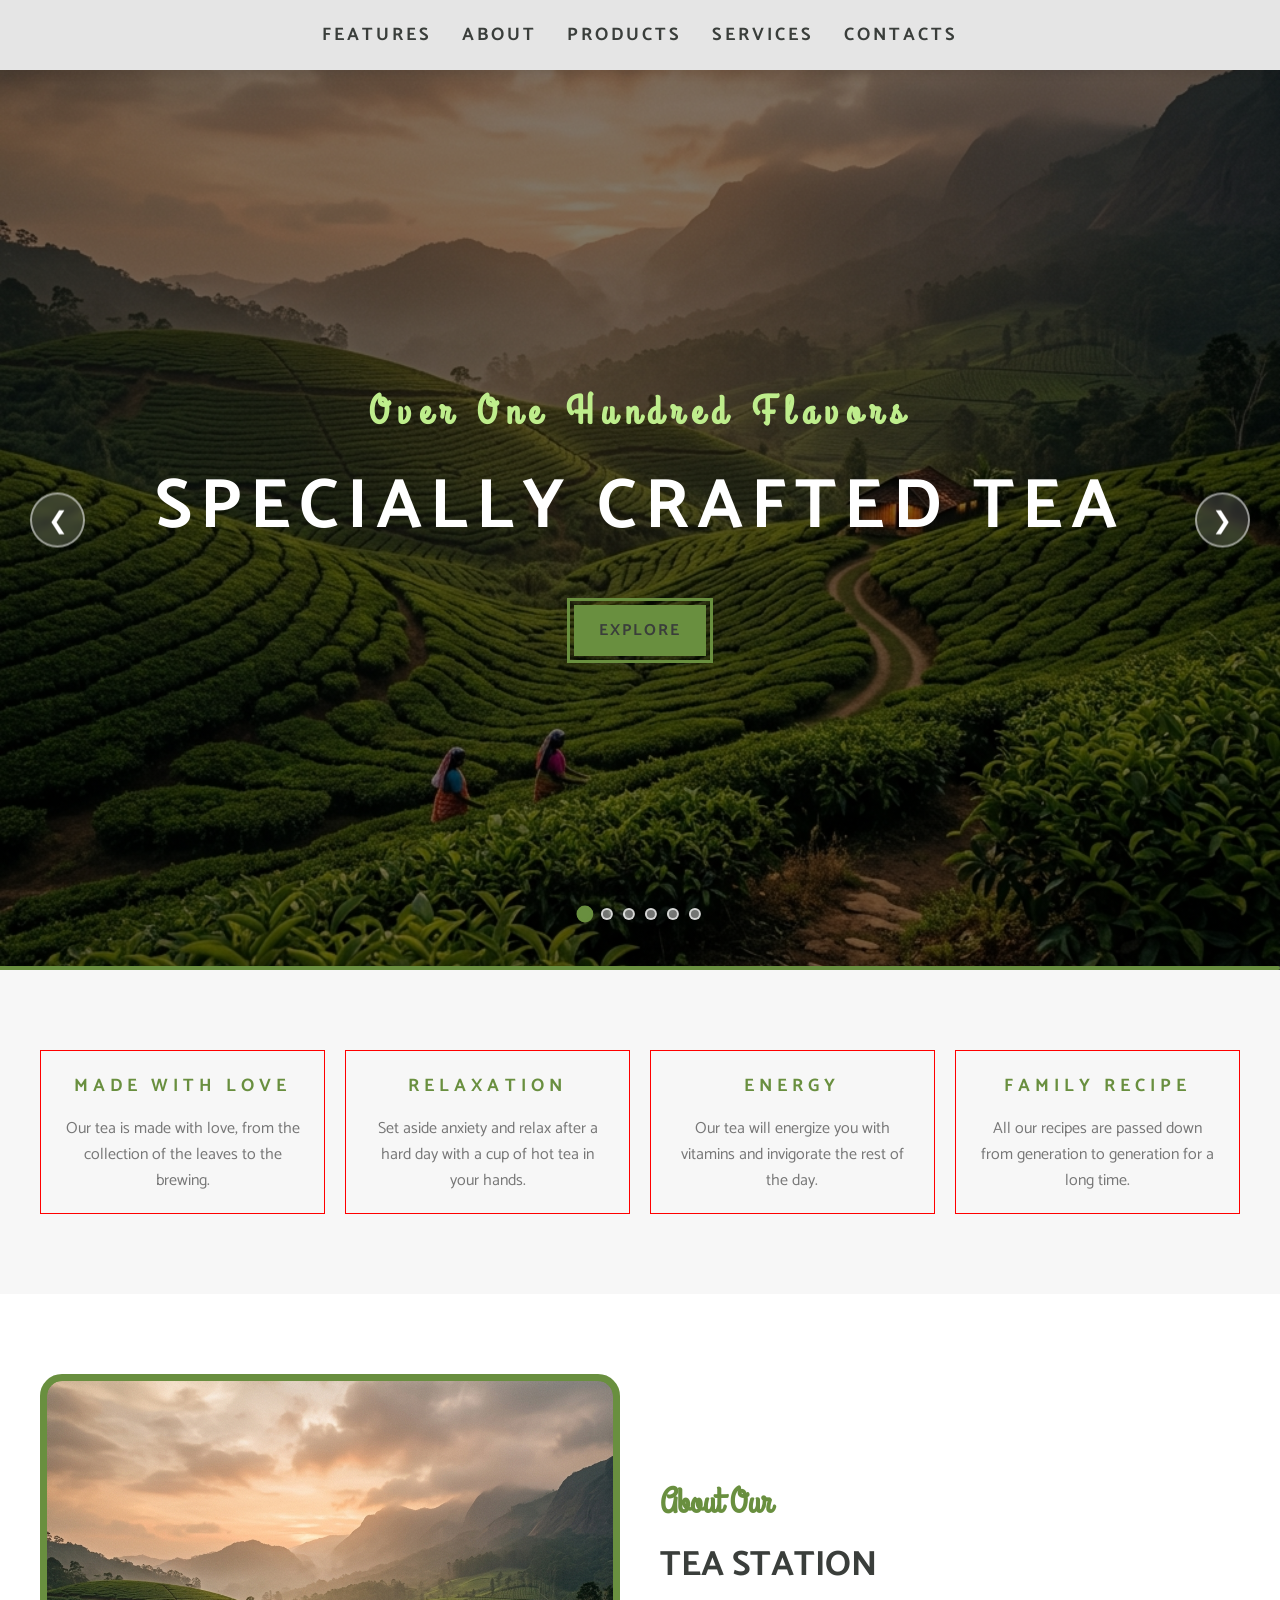
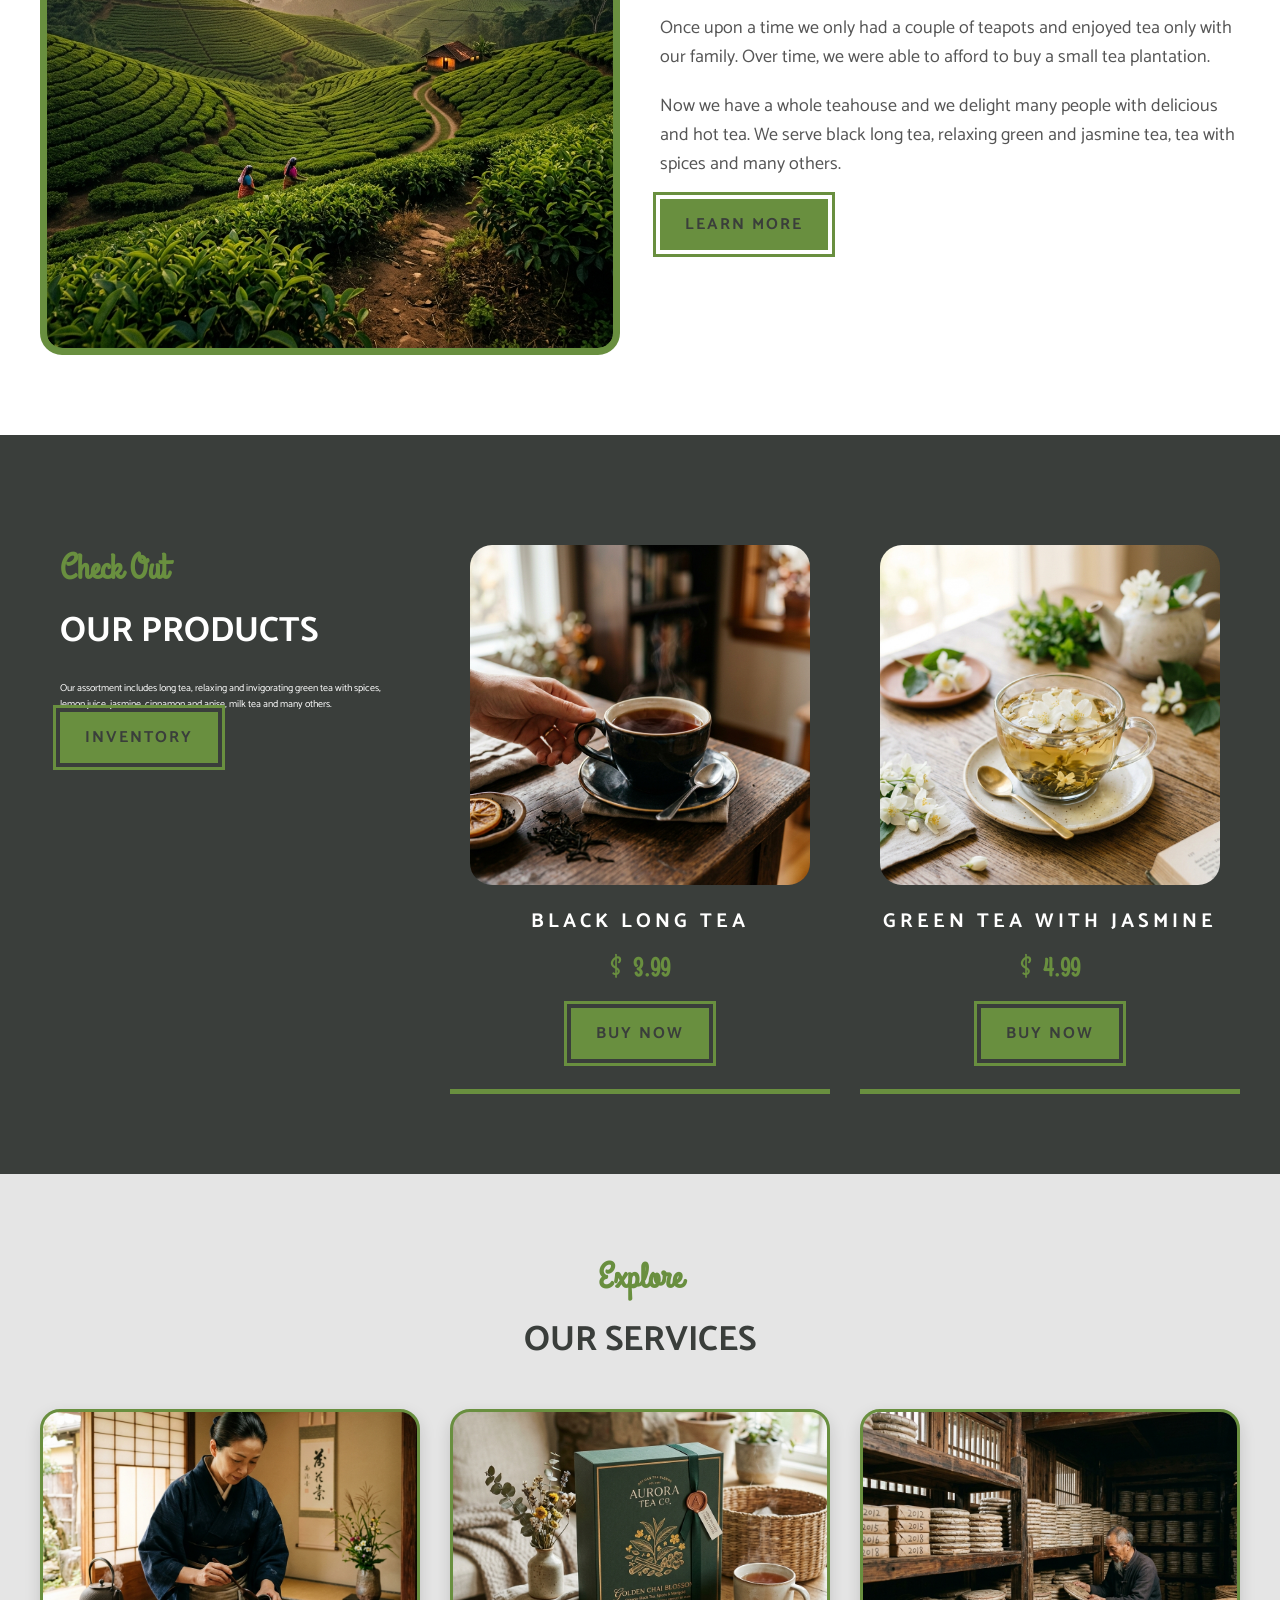
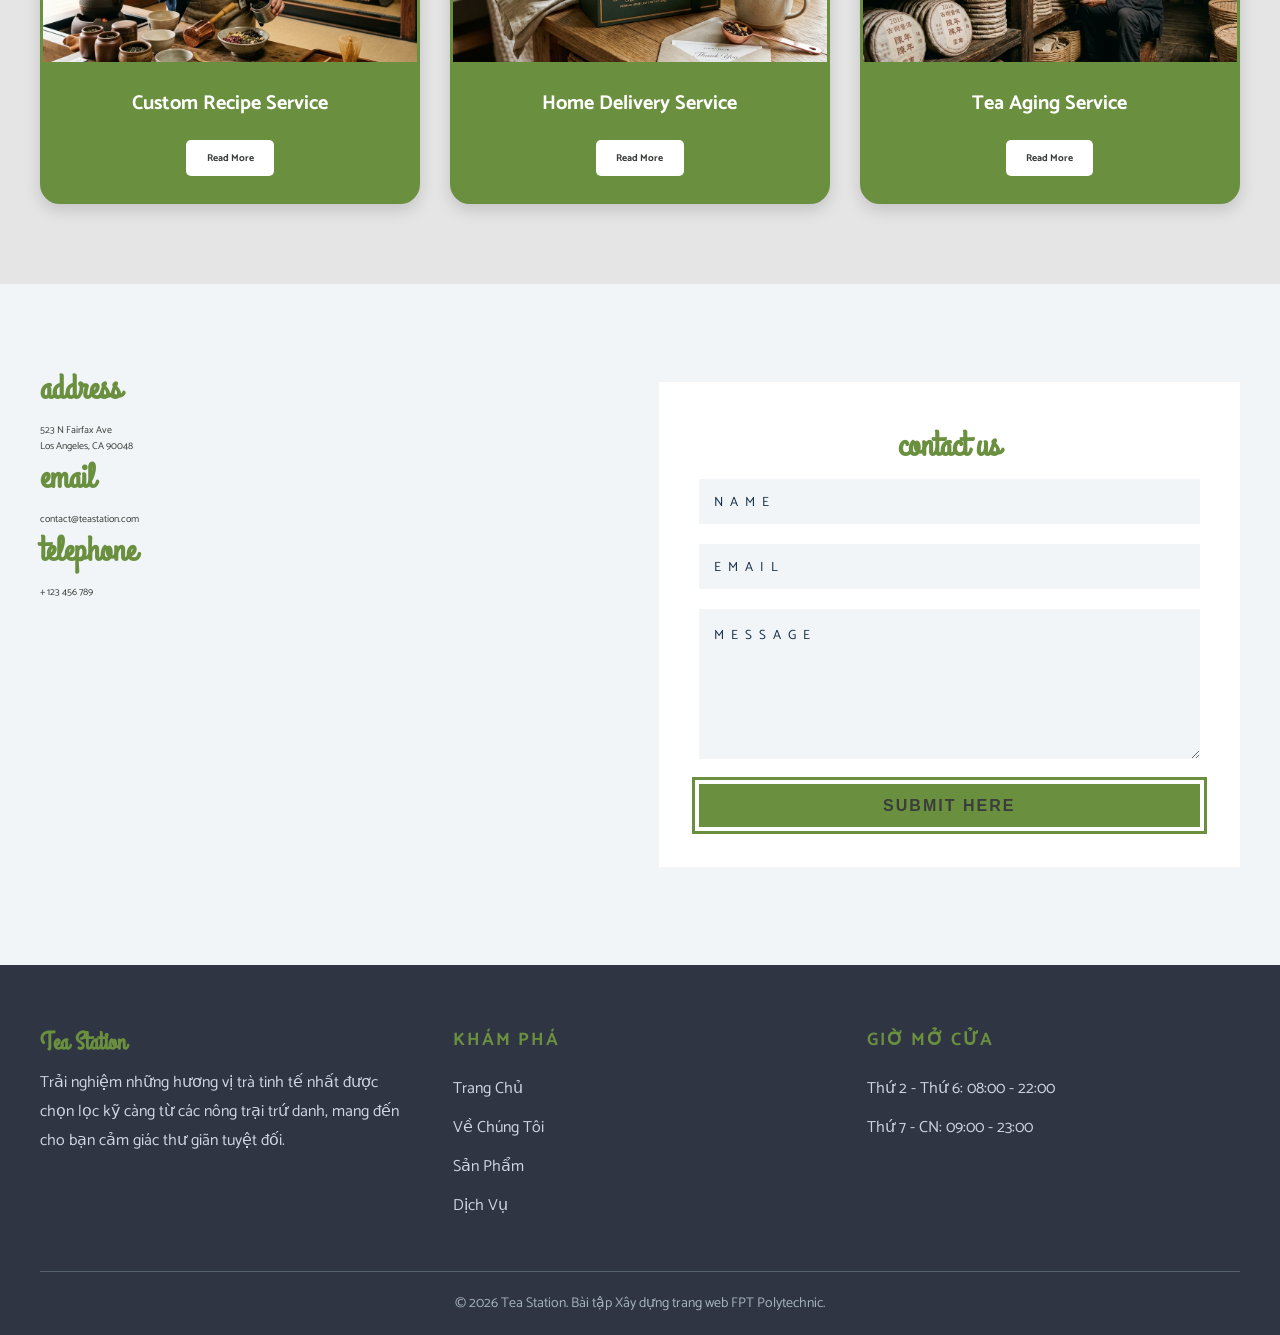
<file: index.html>
<!DOCTYPE html>
<html lang="vi">

<head>
    <meta charset="UTF-8">
    <meta name="viewport" content="width=device-width, initial-scale=1.0">
    <title>Tea Station - Assignment Website</title>
    <!-- Nhúng file CSS -->
    <link rel="stylesheet" href="style.css">
</head>

<body>

<!-- KHU VỰC MENU ĐIỀU HƯỚNG -->

<nav class="nav">
    <input type="checkbox" id="menu-check">

    <label for="menu-check" class="nav__logo">=</label>

    <ul class="nav__list">
        <li class="nav__item"><a href="#features" class="nav__link">Features</a></li>
        <li class="nav__item"><a href="#about" class="nav__link">About</a></li>
        <li class="nav__item"><a href="#product" class="nav__link">Products</a></li>
        <li class="nav__item"><a href="#services" class="nav__link">Services</a></li>
        <li class="nav__item"><a href="contact.html" class="nav__link">Contacts</a></li>
    </ul>
</nav>
    <!-- KHU VỰC BANNER - SLIDESHOW -->
    <header class="header slideshow" id="home">

        <!-- Các slide -->
        <div class="slide active" style="background-image: linear-gradient(rgba(0,0,0,0.5), rgba(0,0,0,0.5)), url('./images/about-bcg.jpeg');">
            <div class="header-content">
                <h2>Over One Hundred Flavors</h2>
                <h1>Specially Crafted Tea</h1>
                <a href="#about" class="btn header__btn">Explore</a>
            </div>
        </div>
        <div class="slide" style="background-image: linear-gradient(rgba(0,0,0,0.45), rgba(0,0,0,0.45)), url('./images/product-1.jpeg');">
            <div class="header-content">
                <h2>Rich &amp; Bold Taste</h2>
                <h1>Black Long Tea</h1>
                <a href="#product" class="btn header__btn">Shop Now</a>
            </div>
        </div>
        <div class="slide" style="background-image: linear-gradient(rgba(0,0,0,0.4), rgba(0,0,0,0.4)), url('./images/product-2.jpeg');">
            <div class="header-content">
                <h2>Light &amp; Floral Aroma</h2>
                <h1>Green Tea with Jasmine</h1>
                <a href="#product" class="btn header__btn">Shop Now</a>
            </div>
        </div>
        <div class="slide" style="background-image: linear-gradient(rgba(0,0,0,0.5), rgba(0,0,0,0.5)), url('./images/service-1.jpeg');">
            <div class="header-content">
                <h2>Tailored Just For You</h2>
                <h1>Custom Recipe Service</h1>
                <a href="#services" class="btn header__btn">Our Services</a>
            </div>
        </div>
        <div class="slide" style="background-image: linear-gradient(rgba(0,0,0,0.45), rgba(0,0,0,0.45)), url('./images/service-2.jpeg');">
            <div class="header-content">
                <h2>Fresh to Your Doorstep</h2>
                <h1>Home Delivery</h1>
                <a href="#services" class="btn header__btn">Learn More</a>
            </div>
        </div>
        <div class="slide" style="background-image: linear-gradient(rgba(0,0,0,0.5), rgba(0,0,0,0.5)), url('./images/service-3.jpeg');">
            <div class="header-content">
                <h2>The Art of Patience</h2>
                <h1>Tea Aging Service</h1>
                <a href="#services" class="btn header__btn">Discover</a>
            </div>
        </div>

        <!-- Nút điều hướng trái / phải -->
        <button class="slide-btn slide-btn--prev" id="slidePrev" aria-label="Previous slide">&#10094;</button>
        <button class="slide-btn slide-btn--next" id="slideNext" aria-label="Next slide">&#10095;</button>

        <!-- Dots điều hướng -->
        <div class="slide-dots" id="slideDots">
            <span class="dot active" data-index="0"></span>
            <span class="dot" data-index="1"></span>
            <span class="dot" data-index="2"></span>
            <span class="dot" data-index="3"></span>
            <span class="dot" data-index="4"></span>
            <span class="dot" data-index="5"></span>
        </div>

        <!-- Thanh tiến trình -->
        <div class="slide-progress-bar"><div class="slide-progress" id="slideProgress"></div></div>

    </header>



    <!-- KHU VỰC TÍNH NĂNG (Dùng Flexbox - Y3) -->
    <section id="features" class="section-padding">
        <div class="feature_item">
            <h4 class="feature__title">Made with love</h4>
            <p class="feature__text">Our tea is made with love, from the collection of the leaves to the brewing.</p>
        </div>
        <div class="feature_item">
            <h4 class="feature__title">Relaxation</h4>
            <p class="feature__text">Set aside anxiety and relax after a hard day with a cup of hot tea in your hands.
            </p>
        </div>
        <div class="feature_item">
            <h4 class="feature__title">Energy</h4>
            <p class="feature__text">Our tea will energize you with vitamins and invigorate the rest of the day.</p>
        </div>
        <div class="feature_item">
            <h4 class="feature__title">Family recipe</h4>
            <p class="feature__text">All our recipes are passed down from generation to generation for a long time.</p>
        </div>
    </section>

    <!-- KHU VỰC GIỚI THIỆU -->
    <section id="about" class="section-padding">
        <div class="about_left">
            <img src="./images/about-bcg.jpeg" alt="Về Tea Station">
        </div>
        <div class="about_right">
            <h3 class="heading_first">About Our</h3>
            <h2 class="heading_second">TEA STATION</h2>
            <p class="about__text">Once upon a time we only had a couple of teapots and enjoyed tea only with our
                family. Over time, we were able to afford to buy a small tea plantation.</p>
            <p class="about__text">Now we have a whole teahouse and we delight many people with delicious and hot tea.
                We serve black long tea, relaxing green and jasmine tea, tea with spices and many others.</p>
            <a href="#" class="btn">Learn More</a>
        </div>
    </section>

    <!-- KHU VỰC SẢN PHẨM -->
    <section id="product" class="section-padding">
        <div class="product_item product-intro">
            <h3 class="heading_first">Check Out</h3>
            <h2 class="heading_second heading_second--white">Our products</h2>
            <p class="products__text">Our assortment includes long tea, relaxing and invigorating green tea with spices,
                lemon juice, jasmine, cinnamon and anise, milk tea and many others.</p>
            <a href="#" class="btn">Inventory</a>
        </div>
        <div class="product_item product-card">
            <img class="product__img" src="./images/product-1.jpeg" alt="Trà đen">
            <h5 class="product-item__title">Black long tea</h5>
            <p class="product-item__price"><span>$</span> 3.99</p>
            <a href="product-black-tea.html" class="btn card-btn">Buy Now</a>
        </div>
        <div class="product_item product-card">
            <img class="product__img" src="./images/product-2.jpeg" alt="Trà hoa nhài">
            <h5 class="product-item__title">Green tea with jasmine</h5>
            <p class="product-item__price"><span>$</span> 4.99</p>
            <a href="product-jasmine-tea.html" class="btn card-btn">Buy Now</a>
        </div>
    </section>

    <!-- KHU VỰC DỊCH VỤ -->
    <section class="services-section section-padding" id="services">
        <div class="services-header">
            <h3 class="heading_first">Explore</h3>
            <h2 class="heading_second">OUR SERVICES</h2>
        </div>
        <div class="services-container">
            <div class="service-card">
                <div class="service-img-container">
                    <img src="./images/service-1.jpeg" alt="Dịch vụ 1" class="service-img">
                </div>
                <div class="service-info">
                    <h4 class="service-name">Custom Recipe Service</h4>
                    <a href="#" class="btn-read-more">Read More</a>
                </div>
            </div>
            <div class="service-card">
                <div class="service-img-container">
                    <img src="./images/service-2.jpeg" alt="Dịch vụ 2" class="service-img">
                </div>
                <div class="service-info">
                    <h4 class="service-name">Home Delivery Service</h4>
                    <a href="#" class="btn-read-more">Read More</a>
                </div>
            </div>
            <div class="service-card">
                <div class="service-img-container">
                    <img src="./images/service-3.jpeg" alt="Dịch vụ 3" class="service-img">
                </div>
                <div class="service-info">
                    <h4 class="service-name">Tea Aging Service</h4>
                    <a href="#" class="btn-read-more">Read More</a>
                </div>
            </div>
        </div>
    </section>

    <!-- KHU VỰC LIÊN HỆ & BẢN ĐỒ (Nhúng Map - Y4) -->
    <section class="contact section-padding" id="contact">
        <div class="contact-info">
            <div class="contact-item">
                <h3 class="heading_first">address</h3>
                <p class="contact-info-text">
                    523 N Fairfax Ave <br />
                    Los Angeles, CA 90048
                </p>
            </div>
            <div class="contact-item">
                <h3 class="heading_first">email</h3>
                <p class="contact-info-text">contact@teastation.com</p>
            </div>
            <div class="contact-item">
                <h3 class="heading_first">telephone</h3>
                <p class="contact-info-text">+ 123 456 789</p>
            </div>
            <!-- Nhúng Google Maps -->
            <div class="map-container" style="margin-top: 3rem;">
                <iframe
                    src="https://www.google.com/maps/embed?pb=!1m18!1m12!1m3!1d3304.5363402773236!2d-118.36398328478442!3d34.081308380598!2m3!1f0!2f0!3f0!3m2!1i1024!2i768!4f13.1!3m3!1m2!1s0x80c2beb9c381c15f%3A0xc3f1f70d5e236316!2s523%20N%20Fairfax%20Ave%2C%20Los%20Angeles%2C%20CA%2090036%2C%20USA!5e0!3m2!1sen!2s!4v1634567890123!5m2!1sen!2s"
                    width="100%" height="250" style="border:0; border-radius: 10px;" allowfullscreen=""
                    loading="lazy"></iframe>
            </div>
        </div>

        <!-- Form nhập liệu -->
        <div class="contact-form">
            <h3 class="heading_first">contact us</h3>
            <form>
                <div class="form-group">
                    <input type="text" placeholder="name" class="form-control" name="name" required />
                    <input type="email" placeholder="email" class="form-control" name="email" required />
                    <textarea name="message" placeholder="message" class="form-control" rows="8" required></textarea>
                </div>
                <button type="submit" class="btn submit-btn">submit here</button>
            </form>
        </div>
    </section>

    <!-- CHÂN TRANG (FOOTER) -->
    <footer>
        <div class="footer-container">
            <div class="footer-col">
                <h3 class="heading_first" style="font-size: 2.5rem; margin-bottom: 10px;">Tea Station</h3>
                <p class="footer-text">Trải nghiệm những hương vị trà tinh tế nhất được chọn lọc kỹ càng từ các nông
                    trại trứ danh, mang đến cho bạn cảm giác thư giãn tuyệt đối.</p>
            </div>
            <div class="footer-col">
                <h4 class="footer-heading">Khám Phá</h4>
                <ul class="footer-links">
                    <li><a href="#home">Trang Chủ</a></li>
                    <li><a href="#about">Về Chúng Tôi</a></li>
                    <li><a href="#product">Sản Phẩm</a></li>
                    <li><a href="#services">Dịch Vụ</a></li>
                </ul>
            </div>
            <div class="footer-col">
                <h4 class="footer-heading">Giờ Mở Cửa</h4>
                <p class="footer-text">Thứ 2 - Thứ 6: 08:00 - 22:00</p>
                <p class="footer-text">Thứ 7 - CN: 09:00 - 23:00</p>
            </div>
        </div>
        <div class="footer-bottom">
            <p>&copy; 2026 Tea Station. Bài tập Xây dựng trang web FPT Polytechnic.</p>
        </div>
    </footer>

<!-- ===== MODAL: BLACK LONG TEA ===== -->
<div class="modal-overlay" id="modal-black-tea" onclick="closeModalOnOverlay(event, 'modal-black-tea')">
    <div class="modal-box">
        <button class="modal-close" onclick="closeModal('modal-black-tea')">&times;</button>
        <div class="modal-content">
            <div class="modal-img-wrap">
                <img src="./images/product-1.jpeg" alt="Black Long Tea" class="modal-img">
                <span class="modal-badge">Best Seller</span>
            </div>
            <div class="modal-info">
                <h3 class="modal-heading-sub">Premium Collection</h3>
                <h2 class="modal-title">Black Long Tea</h2>
                <p class="modal-price"><span>$</span> 3.99 <small>/ 100g</small></p>
                <div class="modal-divider"></div>
                <p class="modal-desc">A bold and rich black tea sourced from the highland tea gardens of Sri Lanka. Brewed to perfection, it offers a deep amber color with a smooth, malty finish and a subtle hint of earthy sweetness.</p>
                <div class="modal-tags">
                    <div class="modal-tag">
                        <span class="tag-icon">🌿</span>
                        <div>
                            <strong>Origin</strong>
                            <span>Sri Lanka</span>
                        </div>
                    </div>
                    <div class="modal-tag">
                        <span class="tag-icon">☕</span>
                        <div>
                            <strong>Flavor Notes</strong>
                            <span>Malty, Earthy, Smooth</span>
                        </div>
                    </div>
                    <div class="modal-tag">
                        <span class="tag-icon">⏱</span>
                        <div>
                            <strong>Brew Time</strong>
                            <span>3 – 5 minutes</span>
                        </div>
                    </div>
                    <div class="modal-tag">
                        <span class="tag-icon">🌡</span>
                        <div>
                            <strong>Temperature</strong>
                            <span>95°C – 100°C</span>
                        </div>
                    </div>
                </div>
                <div class="modal-weight">
                    <span>Weight:</span>
                    <button class="weight-btn active">100g</button>
                    <button class="weight-btn">250g</button>
                    <button class="weight-btn">500g</button>
                </div>
                <a href="#" class="btn modal-buy-btn">Add to Cart</a>
            </div>
        </div>
    </div>
</div>

<!-- ===== MODAL: GREEN TEA WITH JASMINE ===== -->
<div class="modal-overlay" id="modal-jasmine-tea" onclick="closeModalOnOverlay(event, 'modal-jasmine-tea')">
    <div class="modal-box">
        <button class="modal-close" onclick="closeModal('modal-jasmine-tea')">&times;</button>
        <div class="modal-content">
            <div class="modal-img-wrap">
                <img src="./images/product-2.jpeg" alt="Green Tea with Jasmine" class="modal-img">
                <span class="modal-badge" style="background:#4caf50;">Organic</span>
            </div>
            <div class="modal-info">
                <h3 class="modal-heading-sub">Floral Harmony</h3>
                <h2 class="modal-title">Green Tea with Jasmine</h2>
                <p class="modal-price"><span>$</span> 4.99 <small>/ 100g</small></p>
                <div class="modal-divider"></div>
                <p class="modal-desc">Delicately scented with fresh jasmine blossoms, this premium green tea from the Fujian province of China delivers a light, floral aroma with a gentle sweetness and a refreshing, clean finish that soothes the senses.</p>
                <div class="modal-tags">
                    <div class="modal-tag">
                        <span class="tag-icon">🌿</span>
                        <div>
                            <strong>Origin</strong>
                            <span>Fujian, China</span>
                        </div>
                    </div>
                    <div class="modal-tag">
                        <span class="tag-icon">🌸</span>
                        <div>
                            <strong>Flavor Notes</strong>
                            <span>Floral, Sweet, Fresh</span>
                        </div>
                    </div>
                    <div class="modal-tag">
                        <span class="tag-icon">⏱</span>
                        <div>
                            <strong>Brew Time</strong>
                            <span>2 – 3 minutes</span>
                        </div>
                    </div>
                    <div class="modal-tag">
                        <span class="tag-icon">🌡</span>
                        <div>
                            <strong>Temperature</strong>
                            <span>70°C – 80°C</span>
                        </div>
                    </div>
                </div>
                <div class="modal-weight">
                    <span>Weight:</span>
                    <button class="weight-btn active">100g</button>
                    <button class="weight-btn">250g</button>
                    <button class="weight-btn">500g</button>
                </div>
                <a href="#" class="btn modal-buy-btn">Add to Cart</a>
            </div>
        </div>
    </div>
</div>

<script>
    /* ===== SLIDESHOW AUTO-PLAY ===== */
    (function () {
        var slides = document.querySelectorAll('.slide');
        var dots   = document.querySelectorAll('.dot');
        var progressEl = document.getElementById('slideProgress');
        var current = 0;
        var DURATION = 4000;
        var timer;

        function goTo(index) {
            slides[current].classList.remove('active');
            dots[current].classList.remove('active');
            current = (index + slides.length) % slides.length;
            slides[current].classList.add('active');
            dots[current].classList.add('active');
            resetBar();
        }

        function resetBar() {
            progressEl.style.transition = 'none';
            progressEl.style.width = '0%';
            progressEl.getBoundingClientRect(); /* force reflow */
            progressEl.style.transition = 'width ' + DURATION + 'ms linear';
            progressEl.style.width = '100%';
        }

        function startAuto() {
            clearInterval(timer);
            timer = setInterval(function () { goTo(current + 1); }, DURATION);
            resetBar();
        }

        document.getElementById('slideNext').addEventListener('click', function () {
            goTo(current + 1); clearInterval(timer); startAuto();
        });
        document.getElementById('slidePrev').addEventListener('click', function () {
            goTo(current - 1); clearInterval(timer); startAuto();
        });
        dots.forEach(function (dot) {
            dot.addEventListener('click', function () {
                goTo(parseInt(dot.dataset.index));
                clearInterval(timer); startAuto();
            });
        });

        /* Swipe support on mobile */
        var touchX = 0;
        var ss = document.querySelector('.slideshow');
        ss.addEventListener('touchstart', function (e) { touchX = e.changedTouches[0].screenX; }, { passive: true });
        ss.addEventListener('touchend', function (e) {
            var diff = touchX - e.changedTouches[0].screenX;
            if (Math.abs(diff) > 50) { goTo(current + (diff > 0 ? 1 : -1)); clearInterval(timer); startAuto(); }
        }, { passive: true });

        startAuto(); /* <-- khởi động tự động ngay lập tức */
    }());

    /* ===== MODAL ===== */
    function openModal(id) {
        document.getElementById(id).classList.add('active');
        document.body.style.overflow = 'hidden';
    }
    function closeModal(id) {
        document.getElementById(id).classList.remove('active');
        document.body.style.overflow = '';
    }
    function closeModalOnOverlay(e, id) {
        if (e.target === e.currentTarget) closeModal(id);
    }
    document.querySelectorAll('.modal-weight').forEach(function (group) {
        group.querySelectorAll('.weight-btn').forEach(function (btn) {
            btn.addEventListener('click', function () {
                group.querySelectorAll('.weight-btn').forEach(function (b) { b.classList.remove('active'); });
                btn.classList.add('active');
            });
        });
    });
    document.addEventListener('keydown', function (e) {
        if (e.key === 'Escape') {
            document.querySelectorAll('.modal-overlay.active').forEach(function (m) {
                m.classList.remove('active');
                document.body.style.overflow = '';
            });
        }
    });
</script>

</body>

</html>
</file>
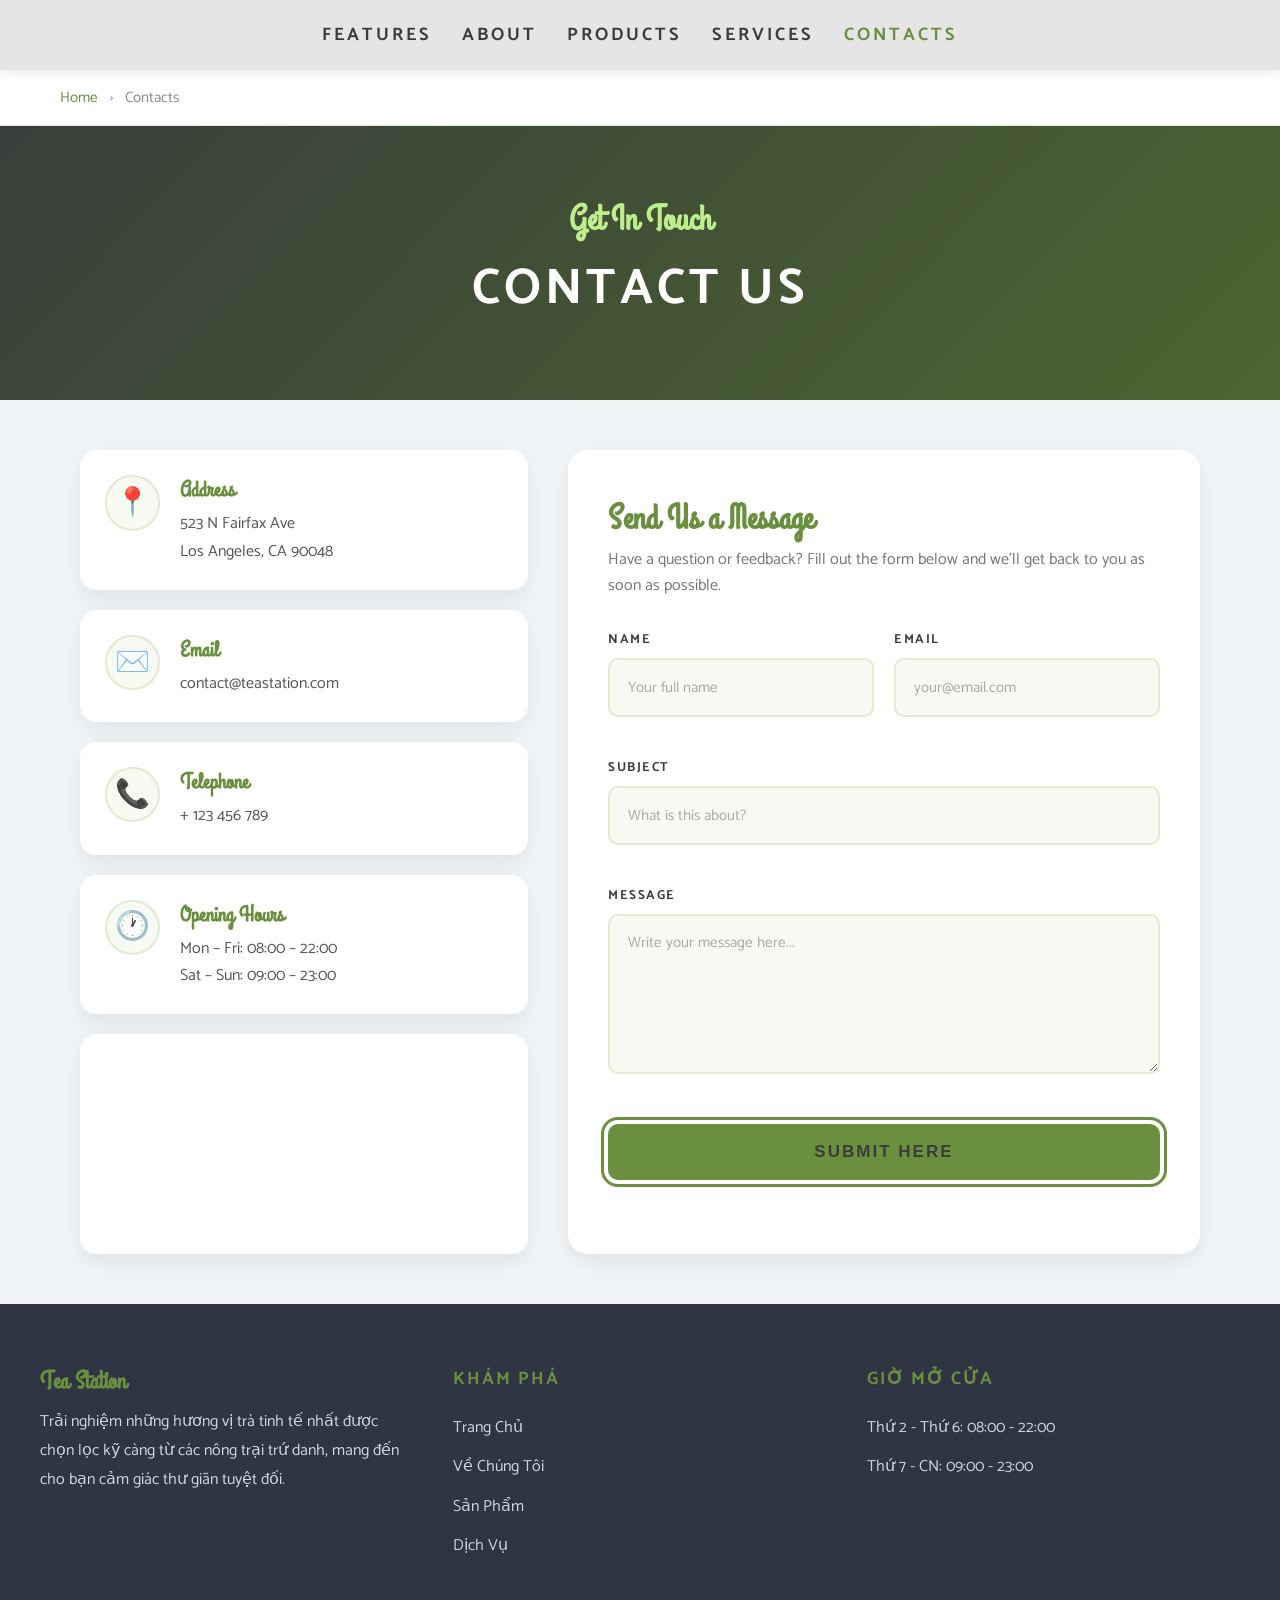
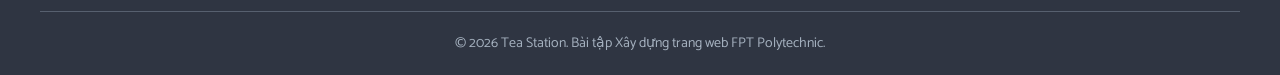
<file: contact.html>
<!DOCTYPE html>
<html lang="vi">

<head>
    <meta charset="UTF-8">
    <meta name="viewport" content="width=device-width, initial-scale=1.0">
    <title>Contact Us - Tea Station</title>
    <meta name="description" content="Get in touch with Tea Station. Find our address, email, phone number and send us a message.">
    <link rel="stylesheet" href="style.css">
    <style>
        /* ===== CONTACT PAGE STYLES ===== */
        body {
            background-color: #f1f5f8;
        }

        /* Breadcrumb */
        .breadcrumb {
            background: #fff;
            padding: 1.5rem 6rem;
            font-size: 1.5rem;
            color: #888;
            border-bottom: 1px solid #e5e5e5;
        }

        .breadcrumb a {
            color: #698f3f;
            text-decoration: none;
            transition: color 0.3s;
        }

        .breadcrumb a:hover {
            color: #4b6630;
            text-decoration: underline;
        }

        .breadcrumb span {
            margin: 0 0.8rem;
        }

        /* Page Hero */
        .contact-hero {
            background: linear-gradient(135deg, #3a3e3b 0%, #4b6630 100%);
            padding: 7rem 4rem;
            text-align: center;
            animation: fadeInDown 0.6s ease-out;
        }

        @keyframes fadeInDown {
            from { transform: translateY(-20px); opacity: 0; }
            to   { transform: translateY(0); opacity: 1; }
        }

        .contact-hero h3 {
            font-family: "Grand Hotel", cursive;
            font-size: 3.5rem;
            color: #beed8c;
            margin-bottom: 0.5rem;
        }

        .contact-hero h1 {
            font-size: 5rem;
            text-transform: uppercase;
            color: #fff;
            letter-spacing: 0.4rem;
        }

        /* Main Contact Layout */
        .contact-page-wrapper {
            max-width: 1200px;
            margin: 5rem auto;
            padding: 0 4rem;
            display: flex;
            gap: 4rem;
            animation: fadeInUp 0.5s ease-out;
        }

        @keyframes fadeInUp {
            from { transform: translateY(30px); opacity: 0; }
            to   { transform: translateY(0); opacity: 1; }
        }

        /* Info Panel */
        .contact-info-panel {
            width: 40%;
            flex-shrink: 0;
            display: flex;
            flex-direction: column;
            gap: 2rem;
        }

        .info-card {
            background: #fff;
            border-radius: 16px;
            padding: 2.5rem;
            box-shadow: 0 8px 24px rgba(0,0,0,0.08);
            display: flex;
            align-items: flex-start;
            gap: 2rem;
            transition: transform 0.3s, box-shadow 0.3s;
        }

        .info-card:hover {
            transform: translateY(-4px);
            box-shadow: 0 14px 32px rgba(0,0,0,0.12);
        }

        .info-icon {
            font-size: 2.8rem;
            width: 5.5rem;
            height: 5.5rem;
            background: #f7f9f3;
            border: 2px solid #e0ebd0;
            border-radius: 50%;
            display: flex;
            align-items: center;
            justify-content: center;
            flex-shrink: 0;
        }

        .info-text h4 {
            font-family: "Grand Hotel", cursive;
            font-size: 2.2rem;
            color: #698f3f;
            margin-bottom: 0.5rem;
        }

        .info-text p {
            font-size: 1.6rem;
            color: #555;
            line-height: 1.7;
        }

        /* Map */
        .map-card {
            background: #fff;
            border-radius: 16px;
            overflow: hidden;
            box-shadow: 0 8px 24px rgba(0,0,0,0.08);
        }

        .map-card iframe {
            display: block;
            width: 100%;
            height: 220px;
            border: none;
        }

        /* Form Panel */
        .contact-form-panel {
            flex: 1;
            background: #fff;
            border-radius: 20px;
            padding: 4.5rem 4rem;
            box-shadow: 0 8px 24px rgba(0,0,0,0.08);
        }

        .contact-form-panel h2 {
            font-family: "Grand Hotel", cursive;
            font-size: 3.5rem;
            color: #698f3f;
            margin-bottom: 0.5rem;
        }

        .contact-form-panel p {
            font-size: 1.6rem;
            color: #777;
            margin-bottom: 3rem;
            line-height: 1.6;
        }

        .form-row {
            display: flex;
            gap: 2rem;
            margin-bottom: 0;
        }

        .form-row .form-group {
            flex: 1;
        }

        .form-group {
            margin-bottom: 2rem;
        }

        .form-group label {
            display: block;
            font-size: 1.3rem;
            font-weight: 700;
            color: #3a3e3b;
            text-transform: uppercase;
            letter-spacing: 0.15rem;
            margin-bottom: 0.8rem;
        }

        .form-control {
            width: 100%;
            background: #f7f9f3;
            border: 2px solid #e0ebd0;
            border-radius: 10px;
            padding: 1.4rem 1.8rem;
            font-family: "Catamaran", sans-serif;
            font-size: 1.6rem;
            color: #3a3e3b;
            transition: border-color 0.3s, box-shadow 0.3s;
            outline: none;
            letter-spacing: normal;
            text-transform: none;
        }

        .form-control::placeholder {
            color: #aaa;
            font-size: 1.5rem;
            text-transform: none;
            letter-spacing: normal;
            font-family: "Catamaran", sans-serif;
        }

        .form-control:focus {
            border-color: #698f3f;
            box-shadow: 0 0 0 3px rgba(105, 143, 63, 0.15);
            background: #fff;
        }

        textarea.form-control {
            resize: vertical;
            min-height: 160px;
        }

        .submit-btn {
            width: 100%;
            padding: 1.8rem;
            font-size: 1.7rem;
            border-radius: 10px;
            margin-top: 0.5rem;
        }

        /* Success message (hidden by default) */
        .success-msg {
            display: none;
            background: #e8f5e9;
            border: 1px solid #a5d6a7;
            border-radius: 10px;
            padding: 2rem;
            text-align: center;
            font-size: 1.7rem;
            color: #2e7d32;
            margin-top: 2rem;
        }

        /* Responsive */
        @media screen and (max-width: 900px) {
            .contact-page-wrapper {
                flex-direction: column;
                padding: 0 2rem;
                margin: 3rem auto;
            }

            .contact-info-panel {
                width: 100%;
            }

            .form-row {
                flex-direction: column;
                gap: 0;
            }

            .breadcrumb {
                padding: 1.5rem 2rem;
            }

            .contact-hero h1 {
                font-size: 3.5rem;
            }
        }
    </style>
</head>

<body>

<!-- NAVIGATION -->
<nav class="nav">
    <input type="checkbox" id="menu-check">
    <label for="menu-check" class="nav__logo">=</label>
    <ul class="nav__list">
        <li class="nav__item"><a href="index.html#features" class="nav__link">Features</a></li>
        <li class="nav__item"><a href="index.html#about" class="nav__link">About</a></li>
        <li class="nav__item"><a href="index.html#product" class="nav__link">Products</a></li>
        <li class="nav__item"><a href="index.html#services" class="nav__link">Services</a></li>
        <li class="nav__item"><a href="contact.html" class="nav__link" style="color:#698f3f;">Contacts</a></li>
    </ul>
</nav>

<!-- BREADCRUMB -->
<div class="breadcrumb">
    <a href="index.html">Home</a>
    <span>›</span>
    Contacts
</div>

<!-- HERO -->
<div class="contact-hero">
    <h3>Get In Touch</h3>
    <h1>Contact Us</h1>
</div>

<!-- MAIN CONTENT -->
<div class="contact-page-wrapper">

    <!-- LEFT: Info Cards + Map -->
    <div class="contact-info-panel">
        <div class="info-card">
            <div class="info-icon">📍</div>
            <div class="info-text">
                <h4>Address</h4>
                <p>523 N Fairfax Ave<br>Los Angeles, CA 90048</p>
            </div>
        </div>
        <div class="info-card">
            <div class="info-icon">✉️</div>
            <div class="info-text">
                <h4>Email</h4>
                <p>contact@teastation.com</p>
            </div>
        </div>
        <div class="info-card">
            <div class="info-icon">📞</div>
            <div class="info-text">
                <h4>Telephone</h4>
                <p>+ 123 456 789</p>
            </div>
        </div>
        <div class="info-card">
            <div class="info-icon">🕐</div>
            <div class="info-text">
                <h4>Opening Hours</h4>
                <p>Mon – Fri: 08:00 – 22:00<br>Sat – Sun: 09:00 – 23:00</p>
            </div>
        </div>

        <!-- Google Map -->
        <div class="map-card">
            <iframe
                src="https://www.google.com/maps/embed?pb=!1m18!1m12!1m3!1d3304.5363402773236!2d-118.36398328478442!3d34.081308380598!2m3!1f0!2f0!3f0!3m2!1i1024!2i768!4f13.1!3m3!1m2!1s0x80c2beb9c381c15f%3A0xc3f1f70d5e236316!2s523%20N%20Fairfax%20Ave%2C%20Los%20Angeles%2C%20CA%2090036%2C%20USA!5e0!3m2!1sen!2s!4v1634567890123!5m2!1sen!2s"
                allowfullscreen="" loading="lazy"
                title="Tea Station Location">
            </iframe>
        </div>
    </div>

    <!-- RIGHT: Contact Form -->
    <div class="contact-form-panel">
        <h2>Send Us a Message</h2>
        <p>Have a question or feedback? Fill out the form below and we'll get back to you as soon as possible.</p>

        <form id="contactForm" novalidate>
            <div class="form-row">
                <div class="form-group">
                    <label for="name">Name</label>
                    <input type="text" id="name" name="name" class="form-control" placeholder="Your full name" required>
                </div>
                <div class="form-group">
                    <label for="email">Email</label>
                    <input type="email" id="email" name="email" class="form-control" placeholder="your@email.com" required>
                </div>
            </div>
            <div class="form-group">
                <label for="subject">Subject</label>
                <input type="text" id="subject" name="subject" class="form-control" placeholder="What is this about?">
            </div>
            <div class="form-group">
                <label for="message">Message</label>
                <textarea id="message" name="message" class="form-control" placeholder="Write your message here..." required></textarea>
            </div>
            <button type="submit" class="btn submit-btn">Submit Here</button>
        </form>

        <div class="success-msg" id="successMsg">
            ✅ Thank you! Your message has been sent. We'll reply shortly.
        </div>
    </div>

</div>

<!-- FOOTER -->
<footer>
    <div class="footer-container">
        <div class="footer-col">
            <h3 class="heading_first" style="font-size: 2.5rem; margin-bottom: 10px;">Tea Station</h3>
            <p class="footer-text">Trải nghiệm những hương vị trà tinh tế nhất được chọn lọc kỹ càng từ các nông
                trại trứ danh, mang đến cho bạn cảm giác thư giãn tuyệt đối.</p>
        </div>
        <div class="footer-col">
            <h4 class="footer-heading">Khám Phá</h4>
            <ul class="footer-links">
                <li><a href="index.html">Trang Chủ</a></li>
                <li><a href="index.html#about">Về Chúng Tôi</a></li>
                <li><a href="index.html#product">Sản Phẩm</a></li>
                <li><a href="index.html#services">Dịch Vụ</a></li>
            </ul>
        </div>
        <div class="footer-col">
            <h4 class="footer-heading">Giờ Mở Cửa</h4>
            <p class="footer-text">Thứ 2 - Thứ 6: 08:00 - 22:00</p>
            <p class="footer-text">Thứ 7 - CN: 09:00 - 23:00</p>
        </div>
    </div>
    <div class="footer-bottom">
        <p>&copy; 2026 Tea Station. Bài tập Xây dựng trang web FPT Polytechnic.</p>
    </div>
</footer>

<script>
    document.getElementById('contactForm').addEventListener('submit', function(e) {
        e.preventDefault();
        document.getElementById('successMsg').style.display = 'block';
        this.reset();
        document.getElementById('successMsg').scrollIntoView({ behavior: 'smooth' });
    });
</script>

</body>
</html>
</file>
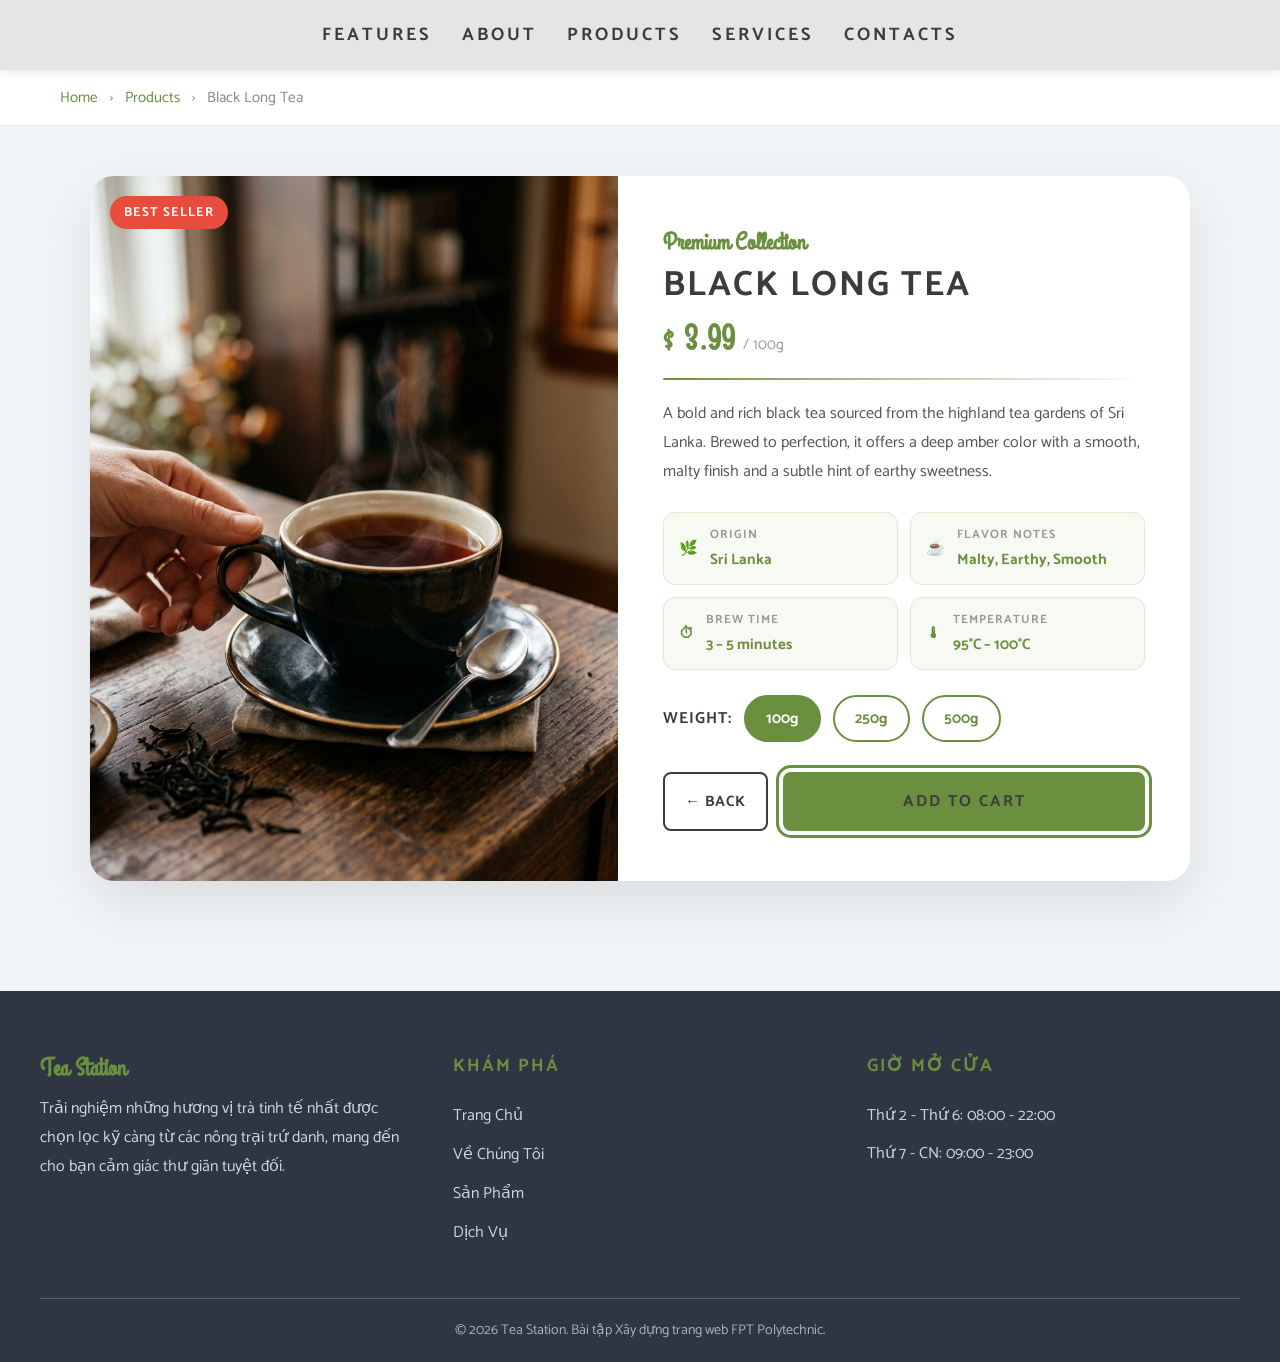
<file: product-black-tea.html>
<!DOCTYPE html>
<html lang="vi">

<head>
    <meta charset="UTF-8">
    <meta name="viewport" content="width=device-width, initial-scale=1.0">
    <title>Black Long Tea - Tea Station</title>
    <meta name="description" content="Premium Black Long Tea sourced from Sri Lanka. Bold, rich, malty flavor with smooth finish.">
    <link rel="stylesheet" href="style.css">
    <style>
        /* ===== PRODUCT DETAIL PAGE STYLES ===== */
        body {
            background-color: #f1f5f8;
        }

        .detail-page {
            min-height: 100vh;
            display: flex;
            flex-direction: column;
        }

        /* Breadcrumb */
        .breadcrumb {
            background: #fff;
            padding: 1.5rem 6rem;
            font-size: 1.5rem;
            color: #888;
            border-bottom: 1px solid #e5e5e5;
        }

        .breadcrumb a {
            color: #698f3f;
            text-decoration: none;
            transition: color 0.3s;
        }

        .breadcrumb a:hover {
            color: #4b6630;
            text-decoration: underline;
        }

        .breadcrumb span {
            margin: 0 0.8rem;
        }

        /* Product Detail Container */
        .product-detail {
            max-width: 1100px;
            margin: 5rem auto;
            background: #fff;
            border-radius: 24px;
            box-shadow: 0 20px 60px rgba(0, 0, 0, 0.1);
            display: flex;
            overflow: hidden;
            animation: fadeInUp 0.5s ease-out;
        }

        @keyframes fadeInUp {
            from { transform: translateY(30px); opacity: 0; }
            to   { transform: translateY(0); opacity: 1; }
        }

        /* Image Side */
        .detail-img-wrap {
            width: 48%;
            position: relative;
            flex-shrink: 0;
        }

        .detail-img {
            width: 100%;
            height: 100%;
            object-fit: cover;
            display: block;
        }

        .detail-badge {
            position: absolute;
            top: 2rem;
            left: 2rem;
            background: #e74c3c;
            color: #fff;
            font-size: 1.3rem;
            font-weight: 700;
            letter-spacing: 0.1rem;
            text-transform: uppercase;
            padding: 0.6rem 1.4rem;
            border-radius: 30px;
        }

        /* Info Side */
        .detail-info {
            width: 52%;
            padding: 5rem 4.5rem;
            display: flex;
            flex-direction: column;
            justify-content: center;
        }

        .detail-heading-sub {
            font-family: "Grand Hotel", cursive;
            font-size: 2.4rem;
            color: #698f3f;
            margin-bottom: 0.5rem;
        }

        .detail-title {
            font-size: 3.5rem;
            font-weight: 700;
            text-transform: uppercase;
            color: #3a3e3b;
            letter-spacing: 0.2rem;
            margin-bottom: 1rem;
            line-height: 1.2;
        }

        .detail-price {
            font-family: "Grand Hotel", cursive;
            font-size: 3.5rem;
            color: #698f3f;
            font-weight: 700;
            margin-bottom: 1.5rem;
        }

        .detail-price span {
            font-size: 2.6rem;
            margin-right: 0.3rem;
        }

        .detail-price small {
            font-family: "Catamaran", sans-serif;
            font-size: 1.5rem;
            color: #999;
            font-weight: 400;
        }

        .detail-divider {
            height: 2px;
            background: linear-gradient(to right, #698f3f, transparent);
            margin-bottom: 2rem;
            border-radius: 2px;
        }

        .detail-desc {
            font-size: 1.6rem;
            line-height: 1.8;
            color: #555;
            margin-bottom: 2.5rem;
        }

        /* Tags grid */
        .detail-tags {
            display: grid;
            grid-template-columns: 1fr 1fr;
            gap: 1.2rem;
            margin-bottom: 2.5rem;
        }

        .detail-tag {
            display: flex;
            align-items: center;
            gap: 1.2rem;
            background: #f7f9f3;
            border: 1px solid #e0ebd0;
            border-radius: 12px;
            padding: 1.2rem 1.5rem;
        }

        .tag-icon {
            font-size: 2rem;
        }

        .detail-tag strong {
            display: block;
            font-size: 1.2rem;
            color: #999;
            text-transform: uppercase;
            letter-spacing: 0.1rem;
            margin-bottom: 0.3rem;
        }

        .detail-tag span {
            font-size: 1.5rem;
            color: #698f3f;
            font-weight: 700;
        }

        /* Weight selector */
        .detail-weight {
            display: flex;
            align-items: center;
            gap: 1.2rem;
            margin-bottom: 3rem;
        }

        .detail-weight > span {
            font-size: 1.6rem;
            font-weight: 700;
            color: #3a3e3b;
            text-transform: uppercase;
            letter-spacing: 0.1rem;
        }

        .weight-btn {
            padding: 0.9rem 2rem;
            border: 2px solid #698f3f;
            border-radius: 30px;
            background: transparent;
            color: #698f3f;
            font-size: 1.5rem;
            font-weight: 700;
            cursor: pointer;
            transition: all 0.3s;
        }

        .weight-btn:hover,
        .weight-btn.active {
            background: #698f3f;
            color: #fff;
        }

        /* Buttons */
        .detail-actions {
            display: flex;
            gap: 1.5rem;
        }

        .detail-buy-btn {
            flex: 1;
            text-align: center;
            padding: 1.6rem 2rem;
            font-size: 1.6rem;
            border-radius: 8px;
        }

        .detail-back-btn {
            display: inline-flex;
            align-items: center;
            gap: 0.7rem;
            background: transparent;
            border: 2px solid #3a3e3b;
            color: #3a3e3b;
            padding: 1.4rem 2rem;
            font-size: 1.5rem;
            font-weight: 700;
            text-decoration: none;
            border-radius: 8px;
            text-transform: uppercase;
            letter-spacing: 0.1rem;
            transition: all 0.3s;
            cursor: pointer;
        }

        .detail-back-btn:hover {
            background: #3a3e3b;
            color: #fff;
        }

        /* Responsive */
        @media screen and (max-width: 768px) {
            .product-detail {
                flex-direction: column;
                margin: 2rem 1.5rem;
                border-radius: 16px;
            }

            .detail-img-wrap {
                width: 100%;
                height: 280px;
            }

            .detail-info {
                width: 100%;
                padding: 3rem 2.5rem;
            }

            .detail-tags {
                grid-template-columns: 1fr;
            }

            .breadcrumb {
                padding: 1.5rem 2rem;
            }
        }
    </style>
</head>

<body>

<!-- NAVIGATION -->
<nav class="nav">
    <input type="checkbox" id="menu-check">
    <label for="menu-check" class="nav__logo">=</label>
    <ul class="nav__list">
        <li class="nav__item"><a href="index.html#features" class="nav__link">Features</a></li>
        <li class="nav__item"><a href="index.html#about" class="nav__link">About</a></li>
        <li class="nav__item"><a href="index.html#product" class="nav__link">Products</a></li>
        <li class="nav__item"><a href="index.html#services" class="nav__link">Services</a></li>
        <li class="nav__item"><a href="contact.html" class="nav__link">Contacts</a></li>
    </ul>
</nav>

<!-- BREADCRUMB -->
<div class="breadcrumb">
    <a href="index.html">Home</a>
    <span>›</span>
    <a href="index.html#product">Products</a>
    <span>›</span>
    Black Long Tea
</div>

<!-- PRODUCT DETAIL -->
<div style="padding: 0 4rem 6rem; flex: 1;">
    <div class="product-detail">
        <!-- Image -->
        <div class="detail-img-wrap">
            <img src="./images/product-1.jpeg" alt="Black Long Tea" class="detail-img">
            <span class="detail-badge">Best Seller</span>
        </div>

        <!-- Info -->
        <div class="detail-info">
            <h3 class="detail-heading-sub">Premium Collection</h3>
            <h1 class="detail-title">Black Long Tea</h1>
            <p class="detail-price"><span>$</span> 3.99 <small>/ 100g</small></p>

            <div class="detail-divider"></div>

            <p class="detail-desc">
                A bold and rich black tea sourced from the highland tea gardens of Sri Lanka.
                Brewed to perfection, it offers a deep amber color with a smooth, malty finish
                and a subtle hint of earthy sweetness.
            </p>

            <div class="detail-tags">
                <div class="detail-tag">
                    <span class="tag-icon">🌿</span>
                    <div>
                        <strong>Origin</strong>
                        <span>Sri Lanka</span>
                    </div>
                </div>
                <div class="detail-tag">
                    <span class="tag-icon">☕</span>
                    <div>
                        <strong>Flavor Notes</strong>
                        <span>Malty, Earthy, Smooth</span>
                    </div>
                </div>
                <div class="detail-tag">
                    <span class="tag-icon">⏱</span>
                    <div>
                        <strong>Brew Time</strong>
                        <span>3 – 5 minutes</span>
                    </div>
                </div>
                <div class="detail-tag">
                    <span class="tag-icon">🌡</span>
                    <div>
                        <strong>Temperature</strong>
                        <span>95°C – 100°C</span>
                    </div>
                </div>
            </div>

            <div class="detail-weight">
                <span>Weight:</span>
                <button class="weight-btn active" id="w100">100g</button>
                <button class="weight-btn" id="w250">250g</button>
                <button class="weight-btn" id="w500">500g</button>
            </div>

            <div class="detail-actions">
                <a href="index.html#product" class="detail-back-btn">← Back</a>
                <a href="#" class="btn detail-buy-btn">Add to Cart</a>
            </div>
        </div>
    </div>
</div>

<!-- FOOTER -->
<footer>
    <div class="footer-container">
        <div class="footer-col">
            <h3 class="heading_first" style="font-size: 2.5rem; margin-bottom: 10px;">Tea Station</h3>
            <p class="footer-text">Trải nghiệm những hương vị trà tinh tế nhất được chọn lọc kỹ càng từ các nông
                trại trứ danh, mang đến cho bạn cảm giác thư giãn tuyệt đối.</p>
        </div>
        <div class="footer-col">
            <h4 class="footer-heading">Khám Phá</h4>
            <ul class="footer-links">
                <li><a href="index.html">Trang Chủ</a></li>
                <li><a href="index.html#about">Về Chúng Tôi</a></li>
                <li><a href="index.html#product">Sản Phẩm</a></li>
                <li><a href="index.html#services">Dịch Vụ</a></li>
            </ul>
        </div>
        <div class="footer-col">
            <h4 class="footer-heading">Giờ Mở Cửa</h4>
            <p class="footer-text">Thứ 2 - Thứ 6: 08:00 - 22:00</p>
            <p class="footer-text">Thứ 7 - CN: 09:00 - 23:00</p>
        </div>
    </div>
    <div class="footer-bottom">
        <p>&copy; 2026 Tea Station. Bài tập Xây dựng trang web FPT Polytechnic.</p>
    </div>
</footer>

<script>
    // Weight button toggle
    document.querySelectorAll('.weight-btn').forEach(function(btn) {
        btn.addEventListener('click', function() {
            document.querySelectorAll('.weight-btn').forEach(function(b) {
                b.classList.remove('active');
            });
            btn.classList.add('active');
        });
    });
</script>

</body>
</html>
</file>
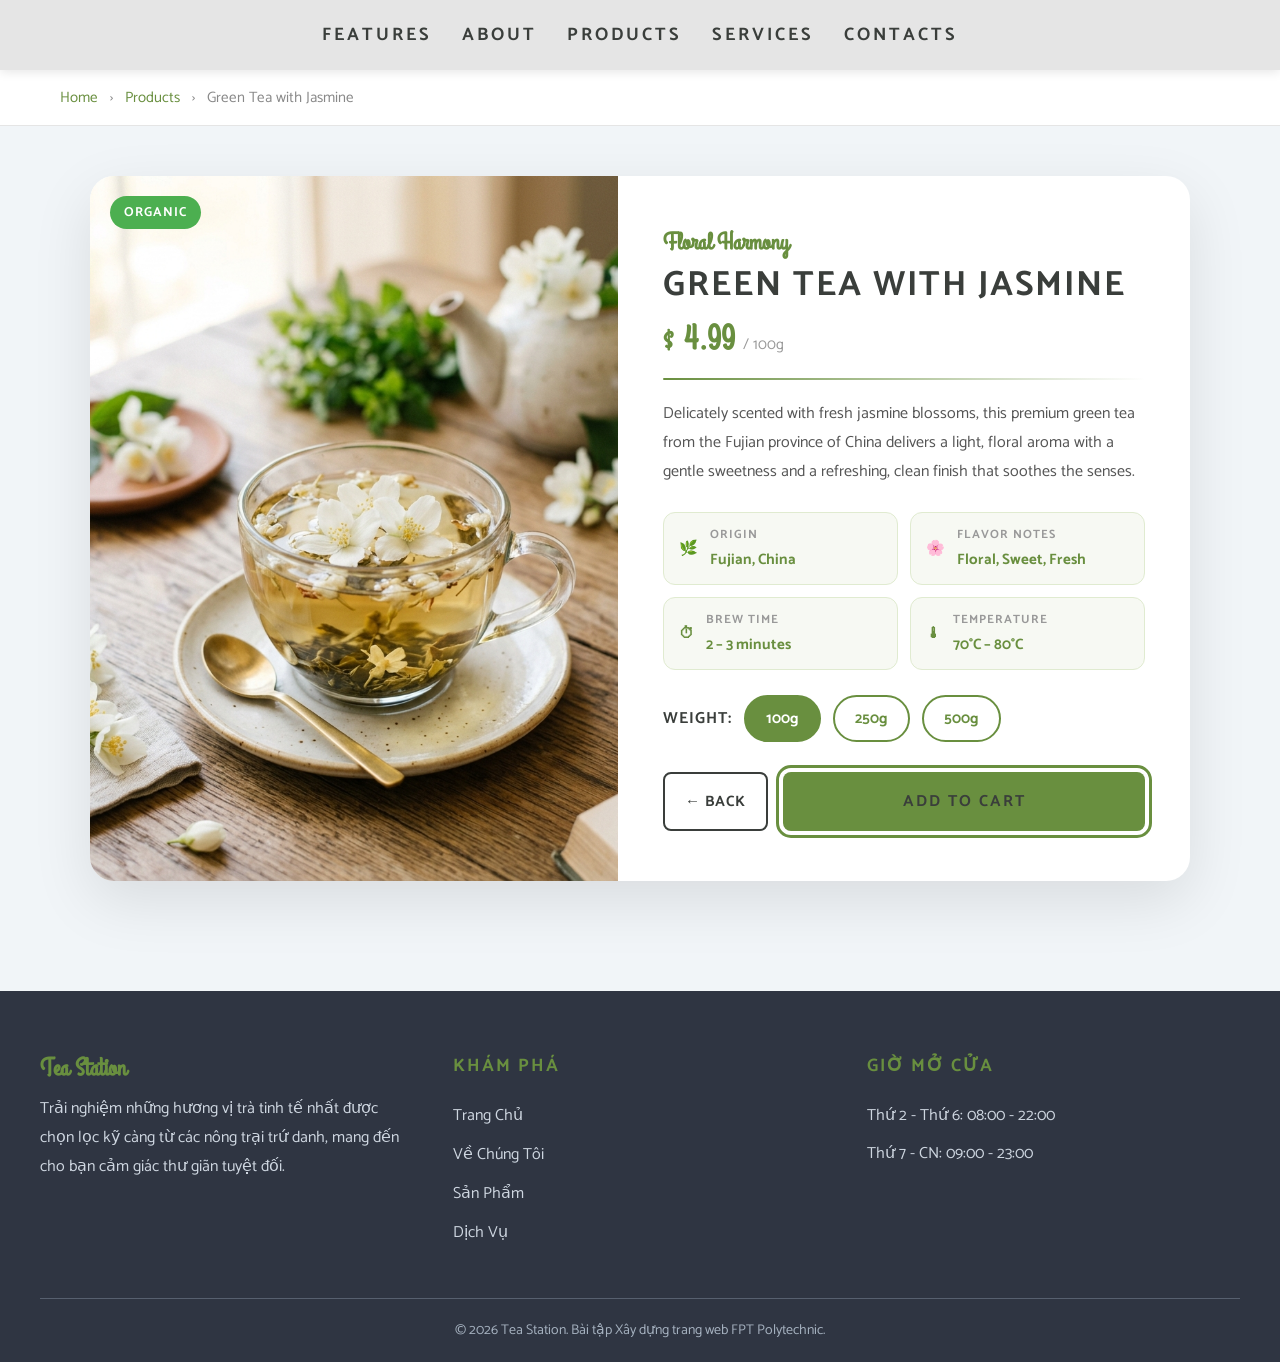
<file: product-jasmine-tea.html>
<!DOCTYPE html>
<html lang="vi">

<head>
    <meta charset="UTF-8">
    <meta name="viewport" content="width=device-width, initial-scale=1.0">
    <title>Green Tea with Jasmine - Tea Station</title>
    <meta name="description" content="Premium Green Tea with Jasmine from Fujian, China. Light, floral aroma with a gentle sweetness.">
    <link rel="stylesheet" href="style.css">
    <style>
        /* ===== PRODUCT DETAIL PAGE STYLES ===== */
        body {
            background-color: #f1f5f8;
        }

        .detail-page {
            min-height: 100vh;
            display: flex;
            flex-direction: column;
        }

        /* Breadcrumb */
        .breadcrumb {
            background: #fff;
            padding: 1.5rem 6rem;
            font-size: 1.5rem;
            color: #888;
            border-bottom: 1px solid #e5e5e5;
        }

        .breadcrumb a {
            color: #698f3f;
            text-decoration: none;
            transition: color 0.3s;
        }

        .breadcrumb a:hover {
            color: #4b6630;
            text-decoration: underline;
        }

        .breadcrumb span {
            margin: 0 0.8rem;
        }

        /* Product Detail Container */
        .product-detail {
            max-width: 1100px;
            margin: 5rem auto;
            background: #fff;
            border-radius: 24px;
            box-shadow: 0 20px 60px rgba(0, 0, 0, 0.1);
            display: flex;
            overflow: hidden;
            animation: fadeInUp 0.5s ease-out;
        }

        @keyframes fadeInUp {
            from { transform: translateY(30px); opacity: 0; }
            to   { transform: translateY(0); opacity: 1; }
        }

        /* Image Side */
        .detail-img-wrap {
            width: 48%;
            position: relative;
            flex-shrink: 0;
        }

        .detail-img {
            width: 100%;
            height: 100%;
            object-fit: cover;
            display: block;
        }

        .detail-badge {
            position: absolute;
            top: 2rem;
            left: 2rem;
            background: #4caf50;
            color: #fff;
            font-size: 1.3rem;
            font-weight: 700;
            letter-spacing: 0.1rem;
            text-transform: uppercase;
            padding: 0.6rem 1.4rem;
            border-radius: 30px;
        }

        /* Info Side */
        .detail-info {
            width: 52%;
            padding: 5rem 4.5rem;
            display: flex;
            flex-direction: column;
            justify-content: center;
        }

        .detail-heading-sub {
            font-family: "Grand Hotel", cursive;
            font-size: 2.4rem;
            color: #698f3f;
            margin-bottom: 0.5rem;
        }

        .detail-title {
            font-size: 3.5rem;
            font-weight: 700;
            text-transform: uppercase;
            color: #3a3e3b;
            letter-spacing: 0.2rem;
            margin-bottom: 1rem;
            line-height: 1.2;
        }

        .detail-price {
            font-family: "Grand Hotel", cursive;
            font-size: 3.5rem;
            color: #698f3f;
            font-weight: 700;
            margin-bottom: 1.5rem;
        }

        .detail-price span {
            font-size: 2.6rem;
            margin-right: 0.3rem;
        }

        .detail-price small {
            font-family: "Catamaran", sans-serif;
            font-size: 1.5rem;
            color: #999;
            font-weight: 400;
        }

        .detail-divider {
            height: 2px;
            background: linear-gradient(to right, #698f3f, transparent);
            margin-bottom: 2rem;
            border-radius: 2px;
        }

        .detail-desc {
            font-size: 1.6rem;
            line-height: 1.8;
            color: #555;
            margin-bottom: 2.5rem;
        }

        /* Tags grid */
        .detail-tags {
            display: grid;
            grid-template-columns: 1fr 1fr;
            gap: 1.2rem;
            margin-bottom: 2.5rem;
        }

        .detail-tag {
            display: flex;
            align-items: center;
            gap: 1.2rem;
            background: #f7f9f3;
            border: 1px solid #e0ebd0;
            border-radius: 12px;
            padding: 1.2rem 1.5rem;
        }

        .tag-icon {
            font-size: 2rem;
        }

        .detail-tag strong {
            display: block;
            font-size: 1.2rem;
            color: #999;
            text-transform: uppercase;
            letter-spacing: 0.1rem;
            margin-bottom: 0.3rem;
        }

        .detail-tag span {
            font-size: 1.5rem;
            color: #698f3f;
            font-weight: 700;
        }

        /* Weight selector */
        .detail-weight {
            display: flex;
            align-items: center;
            gap: 1.2rem;
            margin-bottom: 3rem;
        }

        .detail-weight > span {
            font-size: 1.6rem;
            font-weight: 700;
            color: #3a3e3b;
            text-transform: uppercase;
            letter-spacing: 0.1rem;
        }

        .weight-btn {
            padding: 0.9rem 2rem;
            border: 2px solid #698f3f;
            border-radius: 30px;
            background: transparent;
            color: #698f3f;
            font-size: 1.5rem;
            font-weight: 700;
            cursor: pointer;
            transition: all 0.3s;
        }

        .weight-btn:hover,
        .weight-btn.active {
            background: #698f3f;
            color: #fff;
        }

        /* Buttons */
        .detail-actions {
            display: flex;
            gap: 1.5rem;
        }

        .detail-buy-btn {
            flex: 1;
            text-align: center;
            padding: 1.6rem 2rem;
            font-size: 1.6rem;
            border-radius: 8px;
        }

        .detail-back-btn {
            display: inline-flex;
            align-items: center;
            gap: 0.7rem;
            background: transparent;
            border: 2px solid #3a3e3b;
            color: #3a3e3b;
            padding: 1.4rem 2rem;
            font-size: 1.5rem;
            font-weight: 700;
            text-decoration: none;
            border-radius: 8px;
            text-transform: uppercase;
            letter-spacing: 0.1rem;
            transition: all 0.3s;
            cursor: pointer;
        }

        .detail-back-btn:hover {
            background: #3a3e3b;
            color: #fff;
        }

        /* Responsive */
        @media screen and (max-width: 768px) {
            .product-detail {
                flex-direction: column;
                margin: 2rem 1.5rem;
                border-radius: 16px;
            }

            .detail-img-wrap {
                width: 100%;
                height: 280px;
            }

            .detail-info {
                width: 100%;
                padding: 3rem 2.5rem;
            }

            .detail-tags {
                grid-template-columns: 1fr;
            }

            .breadcrumb {
                padding: 1.5rem 2rem;
            }
        }
    </style>
</head>

<body>

<!-- NAVIGATION -->
<nav class="nav">
    <input type="checkbox" id="menu-check">
    <label for="menu-check" class="nav__logo">=</label>
    <ul class="nav__list">
        <li class="nav__item"><a href="index.html#features" class="nav__link">Features</a></li>
        <li class="nav__item"><a href="index.html#about" class="nav__link">About</a></li>
        <li class="nav__item"><a href="index.html#product" class="nav__link">Products</a></li>
        <li class="nav__item"><a href="index.html#services" class="nav__link">Services</a></li>
        <li class="nav__item"><a href="contact.html" class="nav__link">Contacts</a></li>
    </ul>
</nav>

<!-- BREADCRUMB -->
<div class="breadcrumb">
    <a href="index.html">Home</a>
    <span>›</span>
    <a href="index.html#product">Products</a>
    <span>›</span>
    Green Tea with Jasmine
</div>

<!-- PRODUCT DETAIL -->
<div style="padding: 0 4rem 6rem; flex: 1;">
    <div class="product-detail">
        <!-- Image -->
        <div class="detail-img-wrap">
            <img src="./images/product-2.jpeg" alt="Green Tea with Jasmine" class="detail-img">
            <span class="detail-badge">Organic</span>
        </div>

        <!-- Info -->
        <div class="detail-info">
            <h3 class="detail-heading-sub">Floral Harmony</h3>
            <h1 class="detail-title">Green Tea with Jasmine</h1>
            <p class="detail-price"><span>$</span> 4.99 <small>/ 100g</small></p>

            <div class="detail-divider"></div>

            <p class="detail-desc">
                Delicately scented with fresh jasmine blossoms, this premium green tea from the
                Fujian province of China delivers a light, floral aroma with a gentle sweetness
                and a refreshing, clean finish that soothes the senses.
            </p>

            <div class="detail-tags">
                <div class="detail-tag">
                    <span class="tag-icon">🌿</span>
                    <div>
                        <strong>Origin</strong>
                        <span>Fujian, China</span>
                    </div>
                </div>
                <div class="detail-tag">
                    <span class="tag-icon">🌸</span>
                    <div>
                        <strong>Flavor Notes</strong>
                        <span>Floral, Sweet, Fresh</span>
                    </div>
                </div>
                <div class="detail-tag">
                    <span class="tag-icon">⏱</span>
                    <div>
                        <strong>Brew Time</strong>
                        <span>2 – 3 minutes</span>
                    </div>
                </div>
                <div class="detail-tag">
                    <span class="tag-icon">🌡</span>
                    <div>
                        <strong>Temperature</strong>
                        <span>70°C – 80°C</span>
                    </div>
                </div>
            </div>

            <div class="detail-weight">
                <span>Weight:</span>
                <button class="weight-btn active" id="w100">100g</button>
                <button class="weight-btn" id="w250">250g</button>
                <button class="weight-btn" id="w500">500g</button>
            </div>

            <div class="detail-actions">
                <a href="index.html#product" class="detail-back-btn">← Back</a>
                <a href="#" class="btn detail-buy-btn">Add to Cart</a>
            </div>
        </div>
    </div>
</div>

<!-- FOOTER -->
<footer>
    <div class="footer-container">
        <div class="footer-col">
            <h3 class="heading_first" style="font-size: 2.5rem; margin-bottom: 10px;">Tea Station</h3>
            <p class="footer-text">Trải nghiệm những hương vị trà tinh tế nhất được chọn lọc kỹ càng từ các nông
                trại trứ danh, mang đến cho bạn cảm giác thư giãn tuyệt đối.</p>
        </div>
        <div class="footer-col">
            <h4 class="footer-heading">Khám Phá</h4>
            <ul class="footer-links">
                <li><a href="index.html">Trang Chủ</a></li>
                <li><a href="index.html#about">Về Chúng Tôi</a></li>
                <li><a href="index.html#product">Sản Phẩm</a></li>
                <li><a href="index.html#services">Dịch Vụ</a></li>
            </ul>
        </div>
        <div class="footer-col">
            <h4 class="footer-heading">Giờ Mở Cửa</h4>
            <p class="footer-text">Thứ 2 - Thứ 6: 08:00 - 22:00</p>
            <p class="footer-text">Thứ 7 - CN: 09:00 - 23:00</p>
        </div>
    </div>
    <div class="footer-bottom">
        <p>&copy; 2026 Tea Station. Bài tập Xây dựng trang web FPT Polytechnic.</p>
    </div>
</footer>

<script>
    // Weight button toggle
    document.querySelectorAll('.weight-btn').forEach(function(btn) {
        btn.addEventListener('click', function() {
            document.querySelectorAll('.weight-btn').forEach(function(b) {
                b.classList.remove('active');
            });
            btn.classList.add('active');
        });
    });
</script>

</body>
</html>
</file>
<file: style.css>
@import url("https://fonts.googleapis.com/css?family=Catamaran:400,700|Grand+Hotel");

/* =========================================
   1. CÀI ĐẶT CƠ BẢN & TYPOGRAPHY
   ========================================= */
* {
    box-sizing: border-box;
    margin: 0;
    padding: 0;
}

html {
    font-size: 62.6%;
    /* Ép font gốc để dùng chuẩn đơn vị rem */
    scroll-behavior: smooth;
}

body {
    font-family: "Catamaran", sans-serif;
    background-color: #ffffff;
    color: #3a3e3b;
}

.section-padding {
    padding: 8rem 4rem;
}

/* =========================================
   2. MENU ĐIỀU HƯỚNG
   ========================================= */
.nav {
    background-color: #e5e5e5;
    text-align: center;
    padding: 2rem 0;
    position: sticky;
    top: 0;
    z-index: 100;
    box-shadow: 0 2px 10px rgba(0, 0, 0, 0.1);
}

.nav__logo {
    
    font-family: "Grand Hotel", cursive;
    font-size: 3rem;
    color: #698f3f;
    display: none;
    z-index: 1000;
}

.nav__list {
    list-style: none;
    display: flex;
    justify-content: center;
    gap: 3rem;
    
}

.nav__link:link,
.nav__link:visited {
    text-transform: uppercase;
    text-decoration: none;
    font-size: 1.8rem;
    font-weight: 700;
    color: #3a3e3b;
    /* Hàm calc() tính toán khoảng cách chữ */
    letter-spacing: calc(0.7rem - 0.4rem);
    transition: color 0.3s ease;
}

.nav__link:hover {
    color: #698f3f;
}

/* =========================================
   3. BANNER SLIDESHOW (Y2)
   ========================================= */
.header.slideshow {
    position: relative;
    min-height: 100vh;
    overflow: hidden;
    display: block; /* slides stack inside */
}

/* Mỗi slide chiếm toàn bộ không gian */
.slide {
    position: absolute;
    inset: 0;
    background-size: cover;
    background-position: center;
    display: flex;
    justify-content: center;
    align-items: center;
    text-align: center;
    opacity: 0;
    transition: opacity 0.9s ease, transform 0.9s ease;
    transform: scale(1.03);
    pointer-events: none;
    z-index: 0;
}

.slide.active {
    opacity: 1;
    transform: scale(1);
    pointer-events: auto;
    z-index: 1;
    /* Giữ position: absolute — header cung cấp min-height */
}

/* Hiệu ứng trượt chữ khi slide có class active */
.slide.active .header-content {
    animation: slideUpFade 1s ease-out;
}

@keyframes slideUpFade {
    0% {
        transform: translateY(40px);
        opacity: 0;
    }
    100% {
        transform: translateY(0);
        opacity: 1;
    }
}

/* ---- Nút mũi tên ---- */
.slide-btn {
    position: absolute;
    top: 50%;
    transform: translateY(-50%);
    z-index: 10;
    background: rgba(255, 255, 255, 0.15);
    border: 2px solid rgba(255, 255, 255, 0.5);
    color: #fff;
    font-size: 2.4rem;
    width: 5.5rem;
    height: 5.5rem;
    border-radius: 50%;
    cursor: pointer;
    display: flex;
    align-items: center;
    justify-content: center;
    transition: background 0.3s, transform 0.3s;
    backdrop-filter: blur(4px);
}
.slide-btn:hover {
    background: #698f3f;
    border-color: #698f3f;
    transform: translateY(-50%) scale(1.1);
}
.slide-btn--prev { left: 3rem; }
.slide-btn--next { right: 3rem; }

/* ---- Dots ---- */
.slide-dots {
    position: absolute;
    bottom: 5rem;
    left: 50%;
    transform: translateX(-50%);
    display: flex;
    gap: 1rem;
    z-index: 10;
}
.dot {
    width: 1.2rem;
    height: 1.2rem;
    border-radius: 50%;
    background: rgba(255, 255, 255, 0.45);
    border: 2px solid rgba(255, 255, 255, 0.7);
    cursor: pointer;
    transition: background 0.3s, transform 0.3s;
}
.dot.active {
    background: #698f3f;
    border-color: #698f3f;
    transform: scale(1.4);
}
.dot:hover {
    background: #beed8c;
}

/* ---- Thanh tiến trình ---- */
.slide-progress-bar {
    position: absolute;
    bottom: 0;
    left: 0;
    width: 100%;
    height: 4px;
    background: rgba(255,255,255,0.2);
    z-index: 10;
}
.slide-progress {
    height: 100%;
    width: 0%;
    background: #698f3f;
    border-radius: 0 2px 2px 0;
}

.header h2 {
    font-family: "Grand Hotel", cursive;
    font-size: 4rem;
    color: #beed8c;
    letter-spacing: calc(0.7rem * 1.2);
    margin-bottom: 1rem;
}

.header h1 {
    text-transform: uppercase;
    color: #fff;
    font-size: 7rem;
    letter-spacing: 0.8rem;
    margin-bottom: 4rem;
}

/* =========================================
   4. NÚT BẤM (BUTTONS & HOVER)
   ========================================= */
.btn {
    text-transform: uppercase;
    text-decoration: none;
    font-size: 1.6rem;
    font-weight: 700;
    letter-spacing: calc(0.7rem - 0.5rem);
    background-color: #698f3f;
    color: #3a3e3b;
    padding: 1.2rem 2.5rem;
    outline: 3px solid #698f3f;
    /* Kỹ thuật viền ngoài (Box Model) */
    outline-offset: 4px;
    display: inline-block;
    cursor: pointer;
    border: none;
    transition: all 0.3s ease;
}

.btn:hover {
    background-color: #4b6630;
    outline-color: #4b6630;
    outline-width: 5px;
    color: #fff;
    transform: scale(1.05);
    /* Yêu cầu Transform phóng to */
}

/* =========================================
   5. BỐ CỤC CHUNG BẰNG FLEXBOX (Y3)
   ========================================= */
#features {
    display: flex;
    justify-content: space-around;
    background-color: #f7f7f7;
    gap: 2rem;
}

#about,
.contact {
    display: flex;
    align-items: center;
    gap: 4rem;
    background-color: #fff;
}

.contact {
    background-color: #f1f5f8;
}

#product {
    background-color: #3a3e3b;
    display: flex;
    justify-content: space-between;
    gap: 3rem;
}

/* Các cột chia tỷ lệ */
.feature_item {
    width: 25%;
    text-align: center;
    padding: 2rem;
    transition: transform 0.3s;
    cursor: pointer;
    border: 1px solid red;
}

.feature_item:hover {
    transform: translateY(-10px);
    background-color: #698f3f;
    color: white;
    border-color: #698f3f;
}

.feature_item:hover .feature__title,
.feature_item:hover .feature__text {
    color: white;
}

.about_left,
.about_right,
.contact-info,
.contact-form {
    width: 50%;
}

.product_item {
    width: 33.33%;
    text-align: center;
    padding: 3rem 2rem;
    border-bottom: 5px solid #698f3f;
}

.product-intro {
    text-align: left;
    border: none;
}

/* Ép các thẻ Product Card nằm dọc và đẩy nút bấm thẳng hàng */
.product-card {
    display: flex;
    flex-direction: column;
    align-items: center;
    height: 100%;
}

.card-btn {
    margin-top: auto;
    /* Đẩy nút mua hàng xuống sát đáy thẻ */
}

/* =========================================
   6. CHI TIẾT CÁC THÀNH PHẦN BÊN TRONG
   ========================================= */
.heading_first {
    font-family: "Grand Hotel", cursive;
    font-size: 3.5rem;
    color: #698f3f;
    margin-bottom: 1rem;
}

.heading_second {
    font-size: 3.5rem;
    text-transform: uppercase;
    color: #3a3e3b;
    margin-bottom: 2rem;
}

.heading_second--white,
.products__text,
.product-item__title {
    color: #fff;
}

.feature__title {
    font-size: 1.8rem;
    color: #698f3f;
    text-transform: uppercase;
    margin-bottom: 1.5rem;
    letter-spacing: calc(0.7rem - 0.2rem);
}

.feature__text {
    font-size: 1.6rem;
    line-height: 1.6;
    color: #777;
}

.about_left {
    border: 7px solid #698f3f;
    border-radius: 22px;
    background-color: #698f3f;
    overflow: hidden;
}

.about_left img {
    width: 100%;
    display: block;
    border-radius: 15px;
}

.about__text {
    font-size: 1.8rem;
    line-height: 1.6;
    margin-bottom: 2rem;
    color: #555;
}

.product__img {
    border-radius: 22px;
    width: 100%;
    object-fit: cover;
    margin-bottom: 2rem;
}

.product-item__title {
    text-transform: uppercase;
    font-size: 2rem;
    letter-spacing: calc(0.7rem - 0.3rem);
    margin-bottom: 1rem;
}

.product-item__price {
    font-family: "Grand Hotel", cursive;
    font-size: 2.6rem;
    color: #698f3f;
    font-weight: 700;
    margin-bottom: 2rem;
}

.product-item__price span {
    font-size: 3rem;
    font-weight: 400;
    margin-right: 0.5rem;
}

/* Form liên hệ */
.contact-form {
    background: #fff;
    padding: 4rem;
    text-align: center;
}

.form-control {
    width: 100%;
    background: #f1f5f8;
    text-transform: uppercase;
    padding: 1.5rem;
    margin-bottom: 2rem;
    border: none;
    letter-spacing: 0.7rem;
}

.form-control::placeholder {
    font-family: "Catamaran", sans-serif;
    color: #102a42;
    text-transform: uppercase;
    letter-spacing: 0.7rem;
}

.submit-btn {
    width: 100%;
}

/* Dịch vụ (Services - Bố cục Card) */
.services-section {
    background-color: #e5e5e5;
    text-align: center;
}

.services-container {
    display: flex;
    justify-content: center;
    gap: 3rem;
    margin-top: 4rem;
}

.service-card {
    width: 33.33%;
    background: #698f3f;
    border: 3px solid #698f3f;
    border-radius: 20px;
    overflow: hidden;
    box-shadow: 0 6px 16px rgba(0, 0, 0, 0.15);
    transition: transform 0.3s;
    display: flex;
    flex-direction: column;
}

.service-card:hover {
    transform: translateY(-10px);
}

.service-img-container {
    height: 250px;
}

.service-img {
    width: 100%;
    height: 100%;
    object-fit: cover;
}

.service-info {
    padding: 2.5rem 2rem;
    display: flex;
    flex-direction: column;
    align-items: center;
    flex-grow: 1;
}

.service-name {
    color: #fff;
    font-size: 2rem;
    margin-bottom: 2rem;
}

.btn-read-more {
    background: #fff;
    color: #3a3e3b;
    padding: 1rem 2rem;
    text-decoration: none;
    border-radius: 5px;
    font-weight: bold;
    margin-top: auto;
    /* Căn thẳng hàng nút bấm */
}

/* =========================================
   7. FOOTER MỞ RỘNG
   ========================================= */
footer {
    background-color: #2f3542;
    color: #f1f5f8;
    padding: 6rem 4rem 2rem;
}

.footer-container {
    display: flex;
    flex-wrap: wrap;
    justify-content: space-between;
    gap: 4rem;
    border-bottom: 1px solid #57606f;
    padding-bottom: 4rem;
}

.footer-col {
    flex: 1;
    min-width: 250px;
}

.footer-heading {
    color: #698f3f;
    font-size: 1.8rem;
    margin-bottom: 2rem;
    text-transform: uppercase;
    letter-spacing: 0.2rem;
}

.footer-text {
    font-size: 1.6rem;
    color: #ced6e0;
    line-height: 1.8;
    margin-bottom: 1rem;
}

.footer-links {
    list-style: none;
}

.footer-links li {
    margin-bottom: 1.2rem;
}

.footer-links a {
    color: #ced6e0;
    text-decoration: none;
    font-size: 1.6rem;
    transition: color 0.3s;
}

.footer-links a:hover {
    color: #beed8c;
}

.footer-bottom {
    text-align: center;
    padding-top: 2rem;
    font-size: 1.4rem;
    color: #a4b0be;
}


/* Nút menu trên máy tính: ẩn đi */
.nav__logo {
    display: none;
    background: none;
    border: none;
    font-size: 3rem;
    color: #698f3f;
    cursor: pointer;
}


/* Ẩn checkbox */
#menu-check {
    display: none;
}

/* Mặc định ẩn nút menu trên máy tính */
.nav__logo {
    display: none;
    font-size: 3rem;
    color: #698f3f;
    cursor: pointer;
    user-select: none;
}

/* Màn hình nhỏ */
@media screen and (max-width: 900px) {
    

    /* Hiện nút = */
    .nav {
        display: flex;
        align-items: center;
        justify-content: center;
}

    .nav__logo {
        display: flex;
        align-items: center;
        justify-content: center;
    }
    /* Ẩn danh sách lúc đầu */
    .nav__list {
        display: none;
        position: absolute;
        top: 80%;
        flex-direction: column;
        justify-content: center;
        align-items: center;
        gap: 0;
        width: 200px;
        padding: 1rem;
        background-color: white;
        box-shadow: 0 4px 10px rgba(0, 0, 0, 0.15);
        z-index: 1000;
    }

    /* Bấm = thì hiện danh sách */
    #menu-check:checked ~ .nav__list {
        display: flex;
    }

    .nav__item {
        width: 100%;
    }

    .nav__link {
        display: block;
        padding: 1rem;
    }
}

/* =========================================
   8. PRODUCT DETAIL MODAL
   ========================================= */

/* Overlay nền mờ */
.modal-overlay {
    display: none;
    position: fixed;
    inset: 0;
    background: rgba(0, 0, 0, 0.65);
    backdrop-filter: blur(6px);
    z-index: 9999;
    justify-content: center;
    align-items: center;
    padding: 2rem;
}

.modal-overlay.active {
    display: flex;
    animation: fadeInOverlay 0.3s ease;
}

@keyframes fadeInOverlay {
    from { opacity: 0; }
    to   { opacity: 1; }
}

/* Hộp modal */
.modal-box {
    background: #fff;
    border-radius: 20px;
    max-width: 860px;
    width: 100%;
    max-height: 90vh;
    overflow-y: auto;
    position: relative;
    box-shadow: 0 25px 60px rgba(0, 0, 0, 0.4);
    animation: slideUpModal 0.35s cubic-bezier(0.34, 1.56, 0.64, 1);
}

@keyframes slideUpModal {
    from { transform: translateY(60px) scale(0.95); opacity: 0; }
    to   { transform: translateY(0) scale(1);       opacity: 1; }
}

/* Nút đóng */
.modal-close {
    position: absolute;
    top: 1.5rem;
    right: 1.5rem;
    background: #3a3e3b;
    color: #fff;
    border: none;
    border-radius: 50%;
    width: 3.6rem;
    height: 3.6rem;
    font-size: 2rem;
    line-height: 1;
    cursor: pointer;
    display: flex;
    align-items: center;
    justify-content: center;
    z-index: 10;
    transition: background 0.2s, transform 0.2s;
}
.modal-close:hover {
    background: #698f3f;
    transform: rotate(90deg);
}

/* Bố cục 2 cột bên trong modal */
.modal-content {
    display: flex;
    min-height: 450px;
}

/* Cột ảnh */
.modal-img-wrap {
    width: 45%;
    position: relative;
    flex-shrink: 0;
}

.modal-img {
    width: 100%;
    height: 100%;
    object-fit: cover;
    border-radius: 20px 0 0 20px;
    display: block;
}

.modal-badge {
    position: absolute;
    top: 1.8rem;
    left: 1.8rem;
    background: #e74c3c;
    color: #fff;
    font-size: 1.2rem;
    font-weight: 700;
    letter-spacing: 0.1rem;
    text-transform: uppercase;
    padding: 0.5rem 1.2rem;
    border-radius: 30px;
}

/* Cột thông tin */
.modal-info {
    width: 55%;
    padding: 4rem 3.5rem;
    display: flex;
    flex-direction: column;
    justify-content: center;
}

.modal-heading-sub {
    font-family: "Grand Hotel", cursive;
    font-size: 2.2rem;
    color: #698f3f;
    margin-bottom: 0.5rem;
}

.modal-title {
    font-size: 3rem;
    font-weight: 700;
    text-transform: uppercase;
    color: #3a3e3b;
    letter-spacing: 0.2rem;
    margin-bottom: 1rem;
    line-height: 1.2;
}

.modal-price {
    font-family: "Grand Hotel", cursive;
    font-size: 3.2rem;
    color: #698f3f;
    font-weight: 700;
    margin-bottom: 1.5rem;
}

.modal-price span {
    font-size: 2.4rem;
    margin-right: 0.3rem;
}

.modal-price small {
    font-family: "Catamaran", sans-serif;
    font-size: 1.4rem;
    color: #999;
    font-weight: 400;
}

.modal-divider {
    height: 2px;
    background: linear-gradient(to right, #698f3f, transparent);
    margin-bottom: 1.8rem;
    border-radius: 2px;
}

.modal-desc {
    font-size: 1.5rem;
    line-height: 1.7;
    color: #666;
    margin-bottom: 2.5rem;
}

/* Tags thông tin */
.modal-tags {
    display: grid;
    grid-template-columns: 1fr 1fr;
    gap: 1.2rem;
    margin-bottom: 2.5rem;
}

.modal-tag {
    display: flex;
    align-items: center;
    gap: 1rem;
    background: #f7f9f4;
    border: 1px solid #e0ecd4;
    border-radius: 10px;
    padding: 1rem 1.2rem;
}

.tag-icon {
    font-size: 2rem;
    flex-shrink: 0;
}

.modal-tag div {
    display: flex;
    flex-direction: column;
}

.modal-tag strong {
    font-size: 1.1rem;
    color: #3a3e3b;
    text-transform: uppercase;
    letter-spacing: 0.05rem;
}

.modal-tag span {
    font-size: 1.3rem;
    color: #698f3f;
    font-weight: 600;
}

/* Chọn trọng lượng */
.modal-weight {
    display: flex;
    align-items: center;
    gap: 1rem;
    margin-bottom: 2.5rem;
    flex-wrap: wrap;
}

.modal-weight > span {
    font-size: 1.5rem;
    font-weight: 700;
    color: #3a3e3b;
    text-transform: uppercase;
    letter-spacing: 0.1rem;
}

.weight-btn {
    padding: 0.7rem 1.8rem;
    border: 2px solid #698f3f;
    border-radius: 30px;
    background: transparent;
    color: #698f3f;
    font-size: 1.4rem;
    font-weight: 700;
    cursor: pointer;
    transition: all 0.2s ease;
    font-family: "Catamaran", sans-serif;
}

.weight-btn:hover,
.weight-btn.active {
    background: #698f3f;
    color: #fff;
}

/* Nút mua trong modal */
.modal-buy-btn {
    width: 100%;
    text-align: center;
    font-size: 1.6rem;
    padding: 1.5rem;
    border-radius: 8px;
}

/* Responsive modal */
@media screen and (max-width: 700px) {
    .modal-content {
        flex-direction: column;
    }
    .modal-img-wrap {
        width: 100%;
        height: 250px;
    }
    .modal-img {
        border-radius: 20px 20px 0 0;
    }
    .modal-info {
        width: 100%;
        padding: 2.5rem 2rem;
    }
    .modal-tags {
        grid-template-columns: 1fr;
    }
}
</file>
